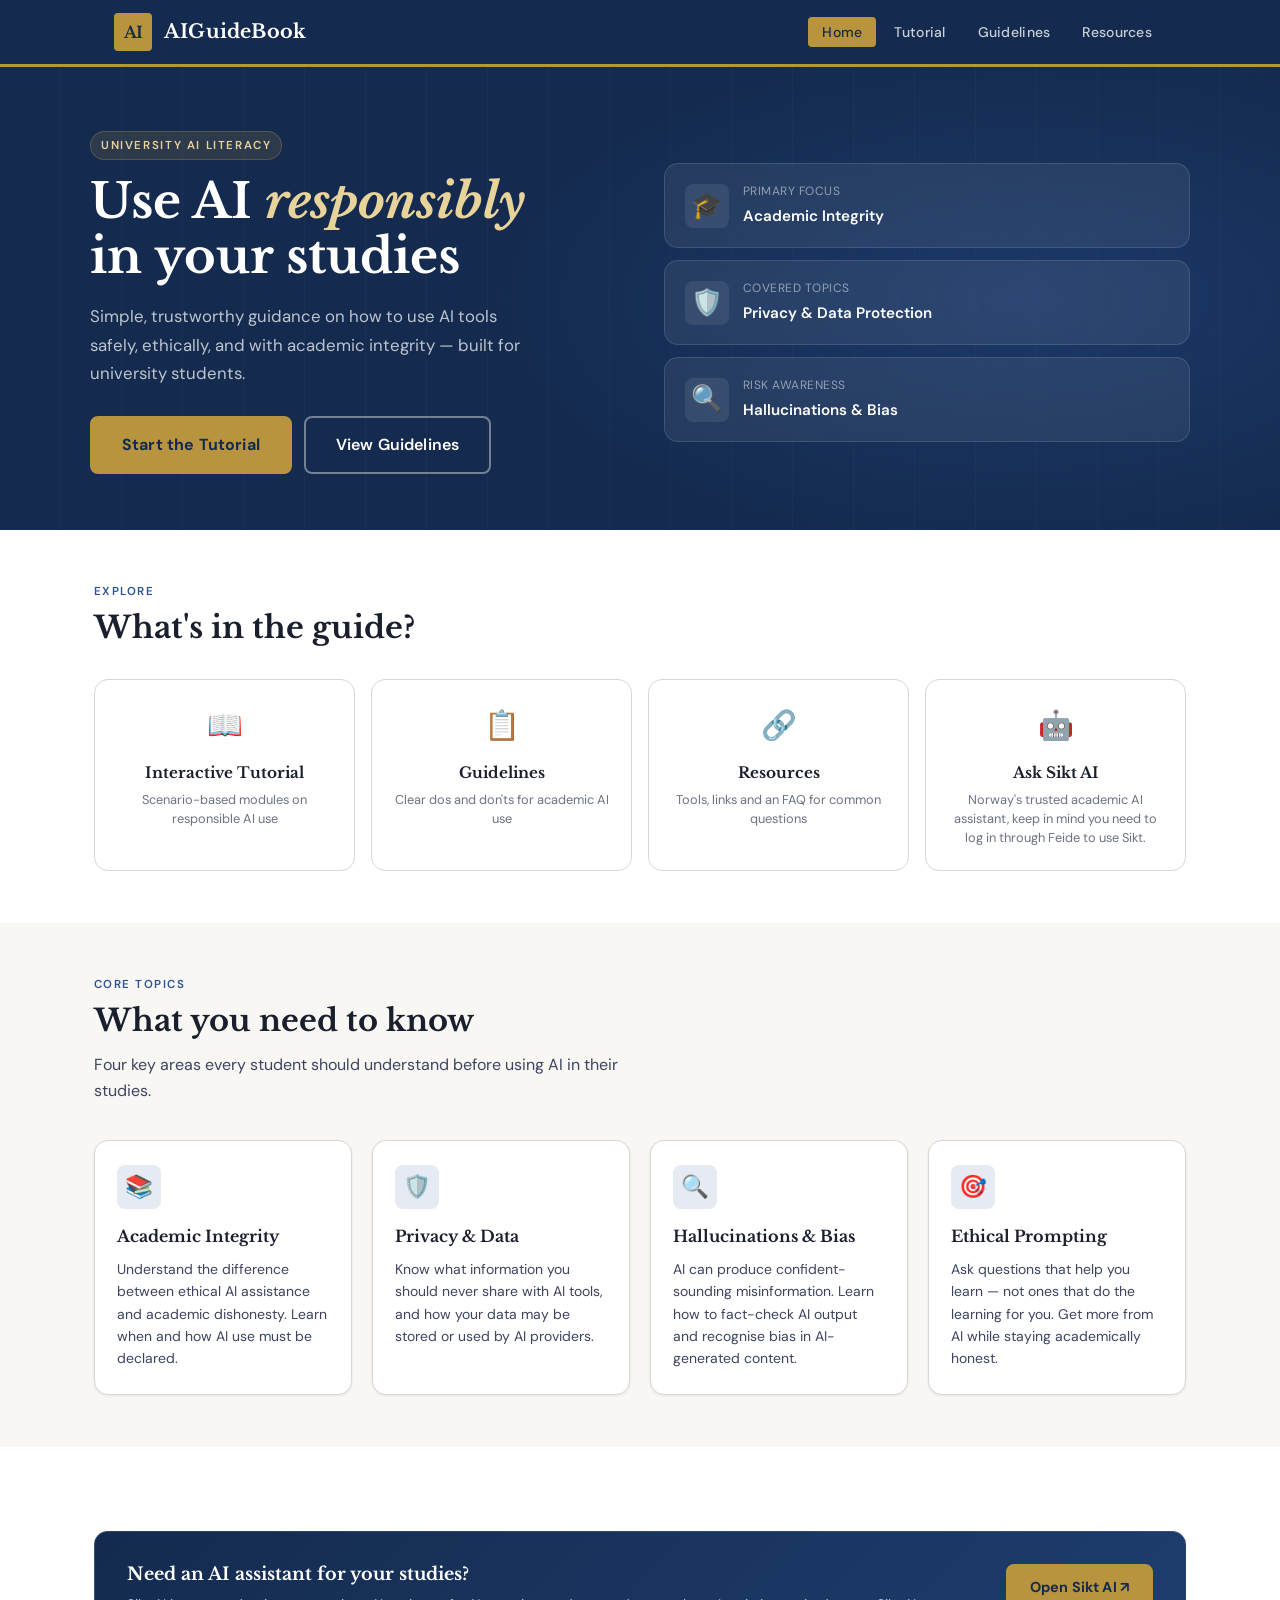
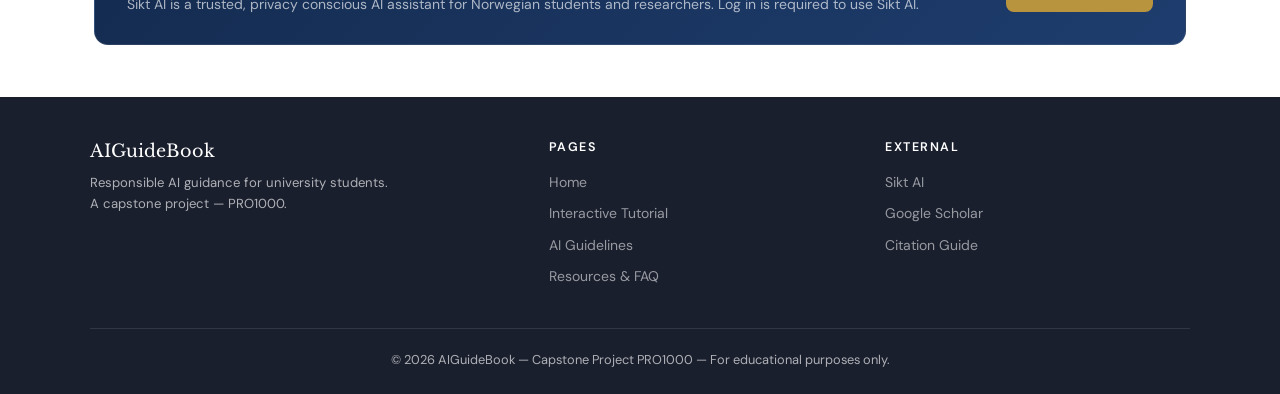
<file: index.html>
<!DOCTYPE html>
<html lang="en">
<head>
  <meta charset="UTF-8">
  <meta name="viewport" content="width=device-width, initial-scale=1.0">
  <title>AIGuideBook — Responsible AI for Students</title>
  <link rel="stylesheet" href="styles/main.css">
  <link rel="stylesheet" href="styles/components.css">
  <link rel="stylesheet" href="styles/responsive.css">
</head>
<body>

<!-- ── Navigation ── -->
<nav class="site-nav" role="navigation" aria-label="Main navigation">
  <div class="nav-inner">
    <a href="index.html" class="nav-brand" aria-label="AIGuideBook home">
      <div class="nav-brand__mark" aria-hidden="true">AI</div>
      <span class="nav-brand__name">AIGuideBook</span>
    </a>
    <button class="nav-toggle" aria-label="Toggle navigation" aria-expanded="false">
      <span></span><span></span><span></span>
    </button>
    <ul class="nav-links" role="list">
      <li><a href="index.html">Home</a></li>
      <li><a href="pages/tutorial.html">Tutorial</a></li>
      <li><a href="pages/guidelines.html">Guidelines</a></li>
      <li><a href="pages/resources.html">Resources</a></li>
    </ul>
  </div>
</nav>

<!-- ── Hero ── -->
<section class="hero" aria-labelledby="hero-title">
  <div class="hero__inner">
    <div class="hero__content">
      <span class="hero__eyebrow">University AI Literacy</span>
      <h1 class="hero__title" id="hero-title">
        Use AI <em>responsibly</em><br>in your studies
      </h1>
      <p class="hero__desc">
        Simple, trustworthy guidance on how to use AI tools safely, ethically,
        and with academic integrity — built for university students.
      </p>
      <div class="hero__actions">
        <a href="pages/tutorial.html" class="btn btn--gold btn--lg">Start the Tutorial</a>
        <a href="pages/guidelines.html" class="btn btn--outline btn--lg" style="color:#fff;border-color:rgba(255,255,255,0.4);">View Guidelines</a>
      </div>
    </div>
    <div class="hero__visual" aria-hidden="true">
      <div class="hero-stat-card">
        <div class="hero-stat-card__icon">🎓</div>
        <div>
          <div class="hero-stat-card__label">Primary focus</div>
          <div class="hero-stat-card__value">Academic Integrity</div>
        </div>
      </div>
      <div class="hero-stat-card">
        <div class="hero-stat-card__icon">🛡️</div>
        <div>
          <div class="hero-stat-card__label">Covered topics</div>
          <div class="hero-stat-card__value">Privacy & Data Protection</div>
        </div>
      </div>
      <div class="hero-stat-card">
        <div class="hero-stat-card__icon">🔍</div>
        <div>
          <div class="hero-stat-card__label">Risk awareness</div>
          <div class="hero-stat-card__value">Hallucinations & Bias</div>
        </div>
      </div>
    </div>
  </div>
</section>

<!-- ── Quick Links ── -->
<section class="section section--white" aria-labelledby="explore-title">
  <div class="container">
    <div class="section__label">Explore</div>
    <h2 class="section__title" id="explore-title">What's in the guide?</h2>
    <div class="quick-links">
      <a href="pages/tutorial.html" class="quick-link">
        <div class="quick-link__icon">📖</div>
        <div class="quick-link__title">Interactive Tutorial</div>
        <div class="quick-link__desc">Scenario-based modules on responsible AI use</div>
      </a>
      <a href="pages/guidelines.html" class="quick-link">
        <div class="quick-link__icon">📋</div>
        <div class="quick-link__title">Guidelines</div>
        <div class="quick-link__desc">Clear dos and don'ts for academic AI use</div>
      </a>
      <a href="pages/resources.html" class="quick-link">
        <div class="quick-link__icon">🔗</div>
        <div class="quick-link__title">Resources</div>
        <div class="quick-link__desc">Tools, links and an FAQ for common questions</div>
      </a>
      <a href="https://ki.sikt.no/en" target="_blank" rel="noopener noreferrer" class="quick-link">
        <div class="quick-link__icon">🤖</div>
        <div class="quick-link__title">Ask Sikt AI</div>
        <div class="quick-link__desc">Norway's trusted academic AI assistant, keep in mind you need to log in through Feide to use Sikt.</div>
      </a>
    </div>
  </div>
</section>

<!-- ── Core Topics ── -->
<section class="section section--alt" aria-labelledby="topics-title">
  <div class="container">
    <div class="section__label">Core Topics</div>
    <h2 class="section__title" id="topics-title">What you need to know</h2>
    <p class="section__lead">Four key areas every student should understand before using AI in their studies.</p>
    <div class="card-grid">
      <div class="card">
        <div class="card__icon">📚</div>
        <div class="card__title">Academic Integrity</div>
        <p class="card__text">Understand the difference between ethical AI assistance and academic dishonesty. Learn when and how AI use must be declared.</p>
      </div>
      <div class="card">
        <div class="card__icon">🛡️</div>
        <div class="card__title">Privacy & Data</div>
        <p class="card__text">Know what information you should never share with AI tools, and how your data may be stored or used by AI providers.</p>
      </div>
      <div class="card">
        <div class="card__icon">🔍</div>
        <div class="card__title">Hallucinations & Bias</div>
        <p class="card__text">AI can produce confident-sounding misinformation. Learn how to fact-check AI output and recognise bias in AI-generated content.</p>
      </div>
      <div class="card">
        <div class="card__icon">🎯</div>
        <div class="card__title">Ethical Prompting</div>
        <p class="card__text">Ask questions that help you learn — not ones that do the learning for you. Get more from AI while staying academically honest.</p>
      </div>
    </div>
  </div>
</section>

<!-- ── Sikt AI Banner ── -->
<section class="section section--white" aria-label="Sikt AI assistant">
  <div class="container">
    <div class="sikt-banner">
      <div class="sikt-banner__text">
        <h3>Need an AI assistant for your studies?</h3>
        <p>Sikt AI is a trusted, privacy conscious AI assistant for Norwegian students and researchers. Log in is required to use Sikt AI.</p>
      </div>
      <a href="https://ki.sikt.no/en" target="_blank" rel="noopener noreferrer" class="btn btn--gold">
        Open Sikt AI ↗
      </a>
    </div>
  </div>
</section>

<!-- ── Footer ── -->
<footer class="site-footer" role="contentinfo">
  <div class="footer-inner">
    <div class="footer-brand">
      <div class="footer-brand__name">AIGuideBook</div>
      <p class="footer-brand__tag">Responsible AI guidance for university students.<br>A capstone project — PRO1000.</p>
    </div>
    <div class="footer-col">
      <h4>Pages</h4>
      <a href="index.html">Home</a>
      <a href="pages/tutorial.html">Interactive Tutorial</a>
      <a href="pages/guidelines.html">AI Guidelines</a>
      <a href="pages/resources.html">Resources & FAQ</a>
    </div>
    <div class="footer-col">
      <h4>External</h4>
      <a href="https://ki.sikt.no/en" target="_blank" rel="noopener">Sikt AI</a>
      <a href="https://scholar.google.com" target="_blank" rel="noopener">Google Scholar</a>
      <a href="https://www.uio.no/english/studies/examinations/sources-citations/" target="_blank" rel="noopener">Citation Guide</a>
    </div>
  </div>
  <div class="footer-bottom">
    <p>© <span id="footer-year"></span> AIGuideBook &mdash; Capstone Project PRO1000 &mdash; For educational purposes only.</p>
  </div>
</footer>

<script src="scripts/main.js"></script>
</body>
</html>
</file>
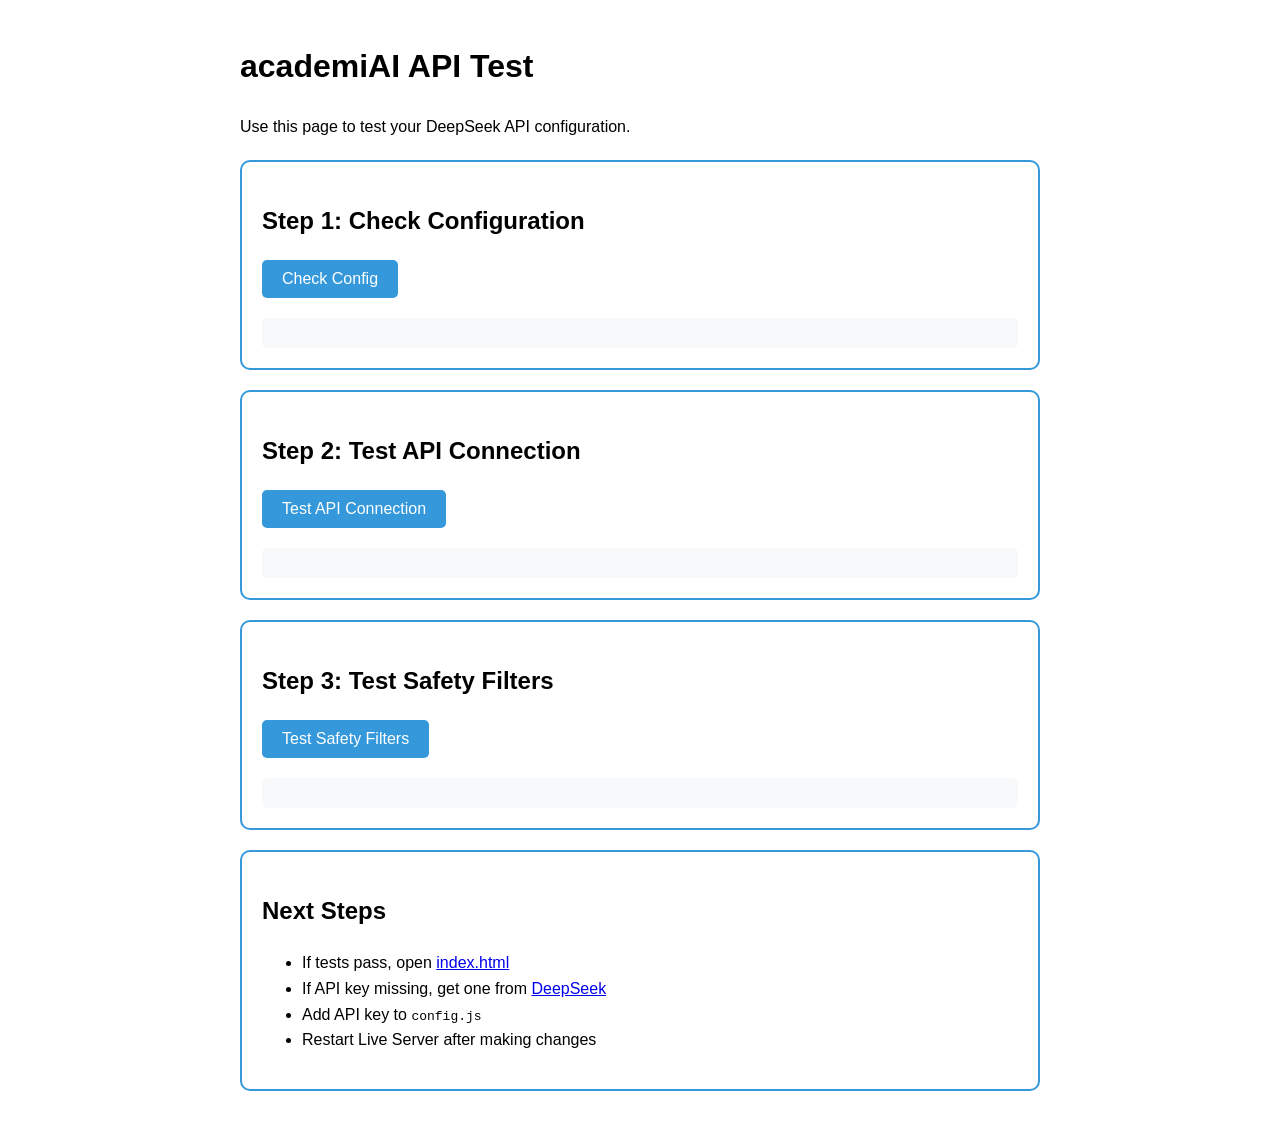
<file: test-api.html>
<!DOCTYPE html>
<html lang="en">
<head>
    <meta charset="UTF-8">
    <meta name="viewport" content="width=device-width, initial-scale=1.0">
    <title>API Test - academiAI</title>
    <style>
        body {
            font-family: Arial, sans-serif;
            max-width: 800px;
            margin: 0 auto;
            padding: 20px;
            line-height: 1.6;
        }
        .test-container {
            border: 2px solid #3498db;
            border-radius: 10px;
            padding: 20px;
            margin: 20px 0;
        }
        button {
            background: #3498db;
            color: white;
            border: none;
            padding: 10px 20px;
            border-radius: 5px;
            cursor: pointer;
            font-size: 16px;
        }
        button:hover {
            background: #2980b9;
        }
        .result {
            margin-top: 20px;
            padding: 15px;
            border-radius: 5px;
            background: #f8f9fa;
        }
        .success { border-left: 4px solid #27ae60; }
        .error { border-left: 4px solid #e74c3c; }
        .warning { border-left: 4px solid #f39c12; }
    </style>
</head>
<body>
    <h1>academiAI API Test</h1>
    <p>Use this page to test your DeepSeek API configuration.</p>
    
    <div class="test-container">
        <h2>Step 1: Check Configuration</h2>
        <button onclick="checkConfig()">Check Config</button>
        <div id="config-result" class="result"></div>
    </div>
    
    <div class="test-container">
        <h2>Step 2: Test API Connection</h2>
        <button onclick="testAPI()" id="test-api-btn">Test API Connection</button>
        <div id="api-result" class="result"></div>
    </div>
    
    <div class="test-container">
        <h2>Step 3: Test Safety Filters</h2>
        <button onclick="testSafety()">Test Safety Filters</button>
        <div id="safety-result" class="result"></div>
    </div>
    
    <div class="test-container">
        <h2>Next Steps</h2>
        <ul>
            <li>If tests pass, open <a href="index.html">index.html</a></li>
            <li>If API key missing, get one from <a href="https://platform.deepseek.com/" target="_blank">DeepSeek</a></li>
            <li>Add API key to <code>config.js</code></li>
            <li>Restart Live Server after making changes</li>
        </ul>
    </div>

    <script src="config.js"></script>
    <script>
        function checkConfig() {
            const resultDiv = document.getElementById('config-result');
            const apiKey = academiAIConfig.deepseek.apiKey;
            
            if (!apiKey || apiKey === 'your-api-key-here') {
                resultDiv.innerHTML = `
                    <div class="error">
                        <strong>❌ API Key Not Configured</strong>
                        <p>Please add your DeepSeek API key to config.js</p>
                        <p>Current value: <code>${apiKey || 'empty'}</code></p>
                    </div>
                `;
                return false;
            }
            
            if (apiKey.length < 20) {
                resultDiv.innerHTML = `
                    <div class="error">
                        <strong>❌ Invalid API Key Format</strong>
                        <p>API key appears too short. It should be a longer string starting with 'sk-'</p>
                    </div>
                `;
                return false;
            }
            
            resultDiv.innerHTML = `
                <div class="success">
                    <strong>✅ Configuration Valid</strong>
                    <p>API key is configured (first 10 chars: ${apiKey.substring(0, 10)}...)</p>
                    <p>Model: ${academiAIConfig.deepseek.model}</p>
                    <p>Temperature: ${academiAIConfig.deepseek.temperature}</p>
                </div>
            `;
            return true;
        }
        
        async function testAPI() {
            const btn = document.getElementById('test-api-btn');
            const resultDiv = document.getElementById('api-result');
            
            if (!checkConfig()) {
                resultDiv.innerHTML = `
                    <div class="error">
                        <strong>Cannot test API: Configuration invalid</strong>
                    </div>
                `;
                return;
            }
            
            btn.disabled = true;
            btn.textContent = 'Testing...';
            resultDiv.innerHTML = '<div class="warning">Testing API connection...</div>';
            
            try {
                const response = await fetch(academiAIConfig.deepseek.apiUrl, {
                    method: 'POST',
                    headers: {
                        'Content-Type': 'application/json',
                        'Authorization': `Bearer ${academiAIConfig.deepseek.apiKey}`
                    },
                    body: JSON.stringify({
                        model: academiAIConfig.deepseek.model,
                        messages: [{
                            role: 'user',
                            content: 'Say "API test successful" if you can read this.'
                        }],
                        temperature: 0.1,
                        max_tokens: 20
                    })
                });
                
                if (response.ok) {
                    const data = await response.json();
                    resultDiv.innerHTML = `
                        <div class="success">
                            <strong>✅ API Connection Successful!</strong>
                            <p>Response: ${data.choices[0].message.content}</p>
                            <p>Model: ${data.model}</p>
                            <p>Tokens used: ${data.usage.total_tokens}</p>
                        </div>
                    `;
                } else {
                    const error = await response.text();
                    resultDiv.innerHTML = `
                        <div class="error">
                            <strong>❌ API Error ${response.status}</strong>
                            <p>${error}</p>
                            <p>Check your API key and internet connection</p>
                        </div>
                    `;
                }
            } catch (error) {
                resultDiv.innerHTML = `
                    <div class="error">
                        <strong>❌ Network Error</strong>
                        <p>${error.message}</p>
                        <p>This could be a CORS issue. Try running through Live Server.</p>
                    </div>
                `;
            } finally {
                btn.disabled = false;
                btn.textContent = 'Test API Connection';
            }
        }
        
        function testSafety() {
            const resultDiv = document.getElementById('safety-result');
            const testCases = [
                {
                    message: "What's your email address?",
                    expected: 'blocked',
                    description: 'Personal information request'
                },
                {
                    message: "Do my homework about climate change",
                    expected: 'blocked',
                    description: 'Request for complete work'
                },
                {
                    message: "How can I use AI ethically for research?",
                    expected: 'allowed',
                    description: 'Ethical guidance request'
                }
            ];
            
            let results = '<h3>Safety Filter Tests:</h3>';
            
            testCases.forEach(test => {
                const safetyCheck = SafetyFilters.checkMessageSafety(test.message);
                const passed = (test.expected === 'blocked') ? !safetyCheck.safe : safetyCheck.safe;
                
                results += `
                    <div style="margin: 10px 0; padding: 10px; border-left: 4px solid ${passed ? '#27ae60' : '#e74c3c'}">
                        <strong>${passed ? '✅' : '❌'} ${test.description}</strong>
                        <p><em>"${test.message}"</em></p>
                        <p>Expected: ${test.expected} | Got: ${safetyCheck.safe ? 'allowed' : 'blocked'}</p>
                        ${!safetyCheck.safe ? `<p>Reason: ${safetyCheck.reason}</p>` : ''}
                    </div>
                `;
            });
            
            resultDiv.innerHTML = results;
        }
    </script>
    <script src="scripts/safety-filters.js"></script>
</body>
</html>
</file>
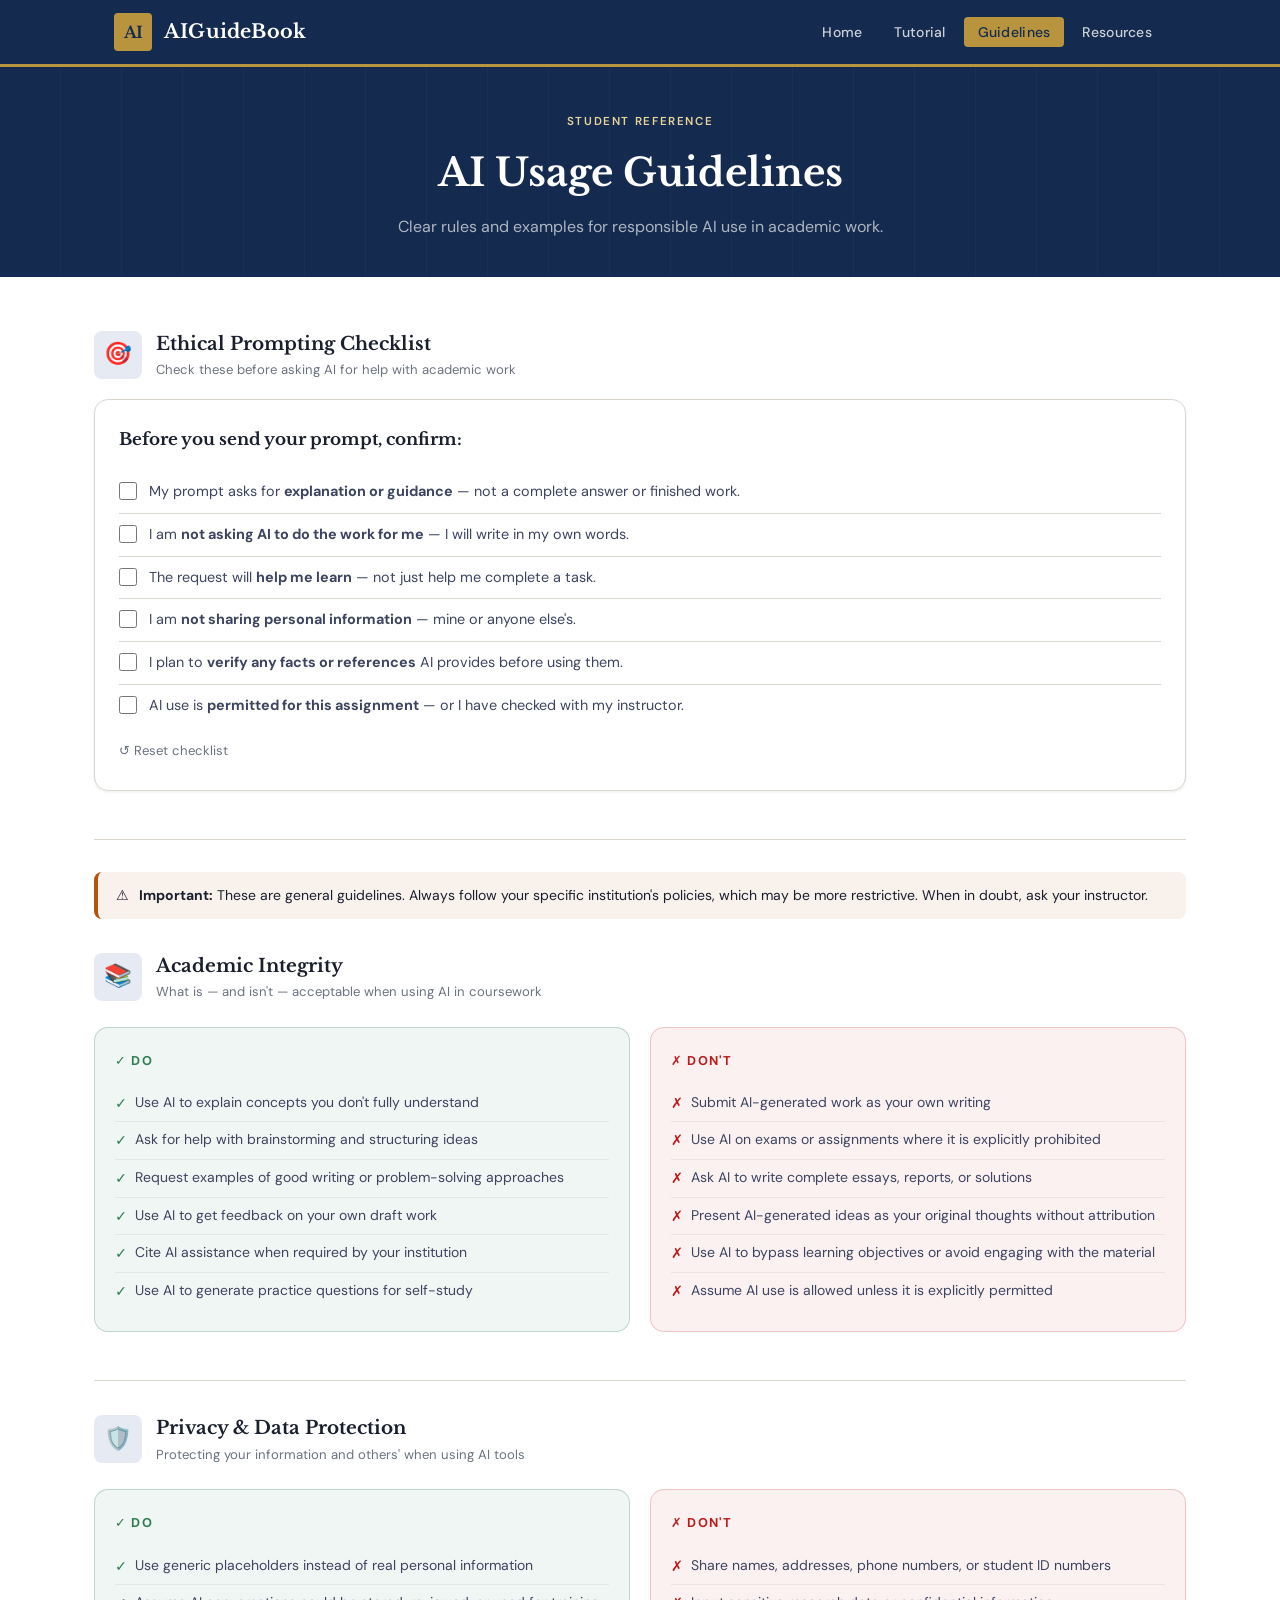
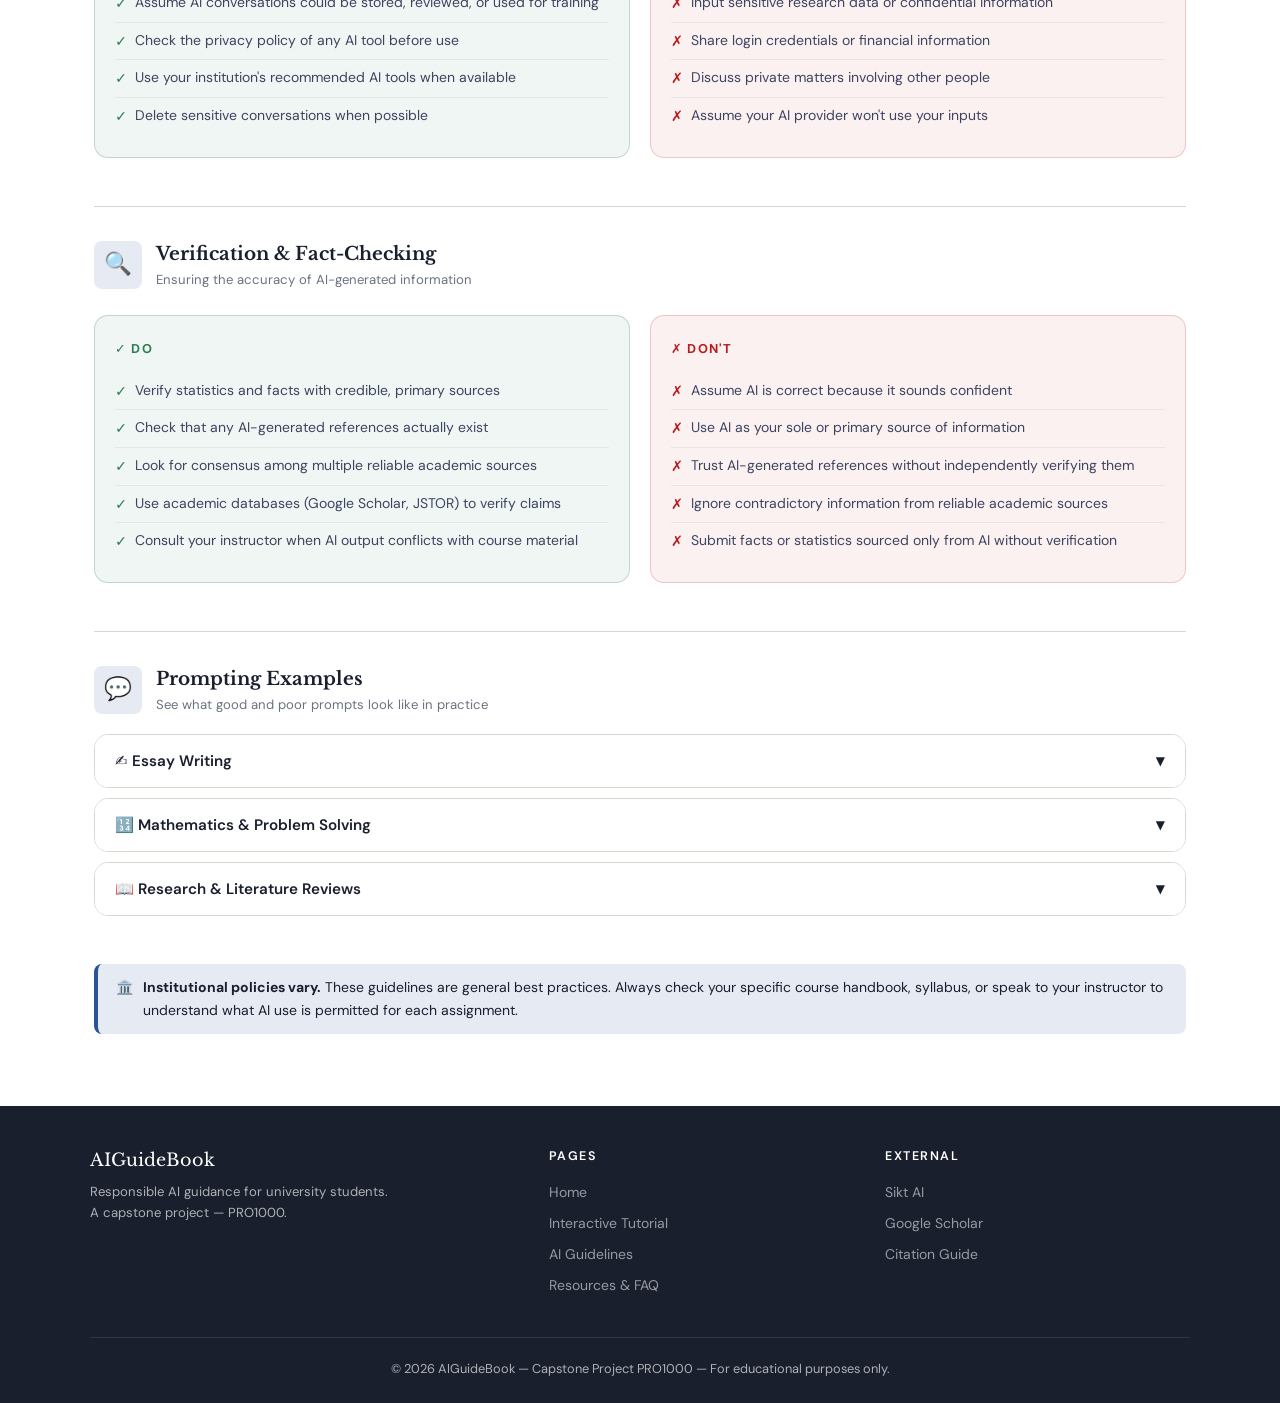
<file: pages/guidelines.html>
<!DOCTYPE html>
<html lang="en">
<head>
  <meta charset="UTF-8">
  <meta name="viewport" content="width=device-width, initial-scale=1.0">
  <title>AI Guidelines — AIGuideBook</title>
  <link rel="stylesheet" href="../styles/main.css">
  <link rel="stylesheet" href="../styles/components.css">
  <link rel="stylesheet" href="../styles/responsive.css">
</head>
<body>

<!-- ── Navigation ── -->
<nav class="site-nav" role="navigation" aria-label="Main navigation">
  <div class="nav-inner">
    <a href="../index.html" class="nav-brand" aria-label="AIGuideBook home">
      <div class="nav-brand__mark" aria-hidden="true">AI</div>
      <span class="nav-brand__name">AIGuideBook</span>
    </a>
    <button class="nav-toggle" aria-label="Toggle navigation" aria-expanded="false">
      <span></span><span></span><span></span>
    </button>
    <ul class="nav-links" role="list">
      <li><a href="../index.html">Home</a></li>
      <li><a href="tutorial.html">Tutorial</a></li>
      <li><a href="guidelines.html">Guidelines</a></li>
      <li><a href="resources.html">Resources</a></li>
    </ul>
  </div>
</nav>

<!-- ── Page Hero ── -->
<section class="page-hero" aria-labelledby="guidelines-title">
  <span class="page-hero__eyebrow">Student Reference</span>
  <h1 class="page-hero__title" id="guidelines-title">AI Usage Guidelines</h1>
  <p class="page-hero__sub">Clear rules and examples for responsible AI use in academic work.</p>
</section>

<!-- ── Main Content ── -->
<section class="section section--white" aria-label="Guidelines content">
  <div class="container">



    <!-- 1. Ethical Prompting Checklist -->
    <div style="margin-bottom:48px;">
      <div class="category-header">
        <div class="category-header__icon">🎯</div>
        <div>
          <div class="category-header__title">Ethical Prompting Checklist</div>
          <div class="category-header__sub">Check these before asking AI for help with academic work</div>
        </div>
      </div>
      <div class="checklist-card">
        <h3>Before you send your prompt, confirm:</h3>
        <div class="checklist-item">
          <input type="checkbox" id="chk0">
          <label for="chk0">My prompt asks for <strong>explanation or guidance</strong> — not a complete answer or finished work.</label>
        </div>
        <div class="checklist-item">
          <input type="checkbox" id="chk1">
          <label for="chk1">I am <strong>not asking AI to do the work for me</strong> — I will write in my own words.</label>
        </div>
        <div class="checklist-item">
          <input type="checkbox" id="chk2">
          <label for="chk2">The request will <strong>help me learn</strong> — not just help me complete a task.</label>
        </div>
        <div class="checklist-item">
          <input type="checkbox" id="chk3">
          <label for="chk3">I am <strong>not sharing personal information</strong> — mine or anyone else's.</label>
        </div>
        <div class="checklist-item">
          <input type="checkbox" id="chk4">
          <label for="chk4">I plan to <strong>verify any facts or references</strong> AI provides before using them.</label>
        </div>
        <div class="checklist-item">
          <input type="checkbox" id="chk5">
          <label for="chk5">AI use is <strong>permitted for this assignment</strong> — or I have checked with my instructor.</label>
        </div>
        <button class="checklist-reset" aria-label="Reset checklist">↺ Reset checklist</button>
      </div>
    </div>

    <hr class="rule">

    <div class="notice notice--warn" style="margin-bottom:32px;">
      <span>⚠️</span>
      <div><strong>Important:</strong> These are general guidelines. Always follow your specific institution's policies, which may be more restrictive. When in doubt, ask your instructor.</div>
    </div>

    <!-- 2. Academic Integrity -->
    <div style="margin-bottom:48px;">
      <div class="category-header">
        <div class="category-header__icon">📚</div>
        <div>
          <div class="category-header__title">Academic Integrity</div>
          <div class="category-header__sub">What is — and isn't — acceptable when using AI in coursework</div>
        </div>
      </div>
      <div class="dos-donts">
        <div class="dos-donts__col dos-donts__col--do">
          <h3>✓ Do</h3>
          <ul class="dos-donts__list">
            <li>Use AI to explain concepts you don't fully understand</li>
            <li>Ask for help with brainstorming and structuring ideas</li>
            <li>Request examples of good writing or problem-solving approaches</li>
            <li>Use AI to get feedback on your own draft work</li>
            <li>Cite AI assistance when required by your institution</li>
            <li>Use AI to generate practice questions for self-study</li>
          </ul>
        </div>
        <div class="dos-donts__col dos-donts__col--dont">
          <h3>✗ Don't</h3>
          <ul class="dos-donts__list">
            <li>Submit AI-generated work as your own writing</li>
            <li>Use AI on exams or assignments where it is explicitly prohibited</li>
            <li>Ask AI to write complete essays, reports, or solutions</li>
            <li>Present AI-generated ideas as your original thoughts without attribution</li>
            <li>Use AI to bypass learning objectives or avoid engaging with the material</li>
            <li>Assume AI use is allowed unless it is explicitly permitted</li>
          </ul>
        </div>
      </div>
    </div>

    <hr class="rule">

    <!-- 3. Privacy & Data -->
    <div style="margin-bottom:48px;">
      <div class="category-header">
        <div class="category-header__icon">🛡️</div>
        <div>
          <div class="category-header__title">Privacy & Data Protection</div>
          <div class="category-header__sub">Protecting your information and others' when using AI tools</div>
        </div>
      </div>
      <div class="dos-donts">
        <div class="dos-donts__col dos-donts__col--do">
          <h3>✓ Do</h3>
          <ul class="dos-donts__list">
            <li>Use generic placeholders instead of real personal information</li>
            <li>Assume AI conversations could be stored, reviewed, or used for training</li>
            <li>Check the privacy policy of any AI tool before use</li>
            <li>Use your institution's recommended AI tools when available</li>
            <li>Delete sensitive conversations when possible</li>
          </ul>
        </div>
        <div class="dos-donts__col dos-donts__col--dont">
          <h3>✗ Don't</h3>
          <ul class="dos-donts__list">
            <li>Share names, addresses, phone numbers, or student ID numbers</li>
            <li>Input sensitive research data or confidential information</li>
            <li>Share login credentials or financial information</li>
            <li>Discuss private matters involving other people</li>
            <li>Assume your AI provider won't use your inputs</li>
          </ul>
        </div>
      </div>
    </div>

    <hr class="rule">

    <!-- 4. Fact-Checking -->
    <div style="margin-bottom:48px;">
      <div class="category-header">
        <div class="category-header__icon">🔍</div>
        <div>
          <div class="category-header__title">Verification & Fact-Checking</div>
          <div class="category-header__sub">Ensuring the accuracy of AI-generated information</div>
        </div>
      </div>
      <div class="dos-donts">
        <div class="dos-donts__col dos-donts__col--do">
          <h3>✓ Do</h3>
          <ul class="dos-donts__list">
            <li>Verify statistics and facts with credible, primary sources</li>
            <li>Check that any AI-generated references actually exist</li>
            <li>Look for consensus among multiple reliable academic sources</li>
            <li>Use academic databases (Google Scholar, JSTOR) to verify claims</li>
            <li>Consult your instructor when AI output conflicts with course material</li>
          </ul>
        </div>
        <div class="dos-donts__col dos-donts__col--dont">
          <h3>✗ Don't</h3>
          <ul class="dos-donts__list">
            <li>Assume AI is correct because it sounds confident</li>
            <li>Use AI as your sole or primary source of information</li>
            <li>Trust AI-generated references without independently verifying them</li>
            <li>Ignore contradictory information from reliable academic sources</li>
            <li>Submit facts or statistics sourced only from AI without verification</li>
          </ul>
        </div>
      </div>
    </div>

    <hr class="rule">

  

    <!-- 5. Prompting Examples Accordion -->
    <div style="margin-bottom:48px;">
      <div class="category-header">
        <div class="category-header__icon">💬</div>
        <div>
          <div class="category-header__title">Prompting Examples</div>
          <div class="category-header__sub">See what good and poor prompts look like in practice</div>
        </div>
      </div>

      <div class="accordion-item">
        <button class="accordion-trigger">
          ✍️ Essay Writing
          <span class="accordion-arrow">▼</span>
        </button>
        <div class="accordion-body">
          <div class="accordion-body__inner">
            <div class="dos-donts" style="margin:0;">
              <div class="dos-donts__col dos-donts__col--do">
                <h3>✓ Ethical</h3>
                <ul class="dos-donts__list">
                  <li>"Help me create an outline for an essay on renewable energy policy"</li>
                  <li>"What are the main arguments for and against this position?"</li>
                  <li>"How can I improve the structure of this paragraph I wrote?"</li>
                </ul>
              </div>
              <div class="dos-donts__col dos-donts__col--dont">
                <h3>✗ Problematic</h3>
                <ul class="dos-donts__list">
                  <li>"Write my 1500-word essay on renewable energy policy"</li>
                  <li>"Generate a complete essay I can submit for this assignment"</li>
                  <li>"Write a better version of this essay for me"</li>
                </ul>
              </div>
            </div>
          </div>
        </div>
      </div>

      <div class="accordion-item">
        <button class="accordion-trigger">
          🔢 Mathematics & Problem Solving
          <span class="accordion-arrow">▼</span>
        </button>
        <div class="accordion-body">
          <div class="accordion-body__inner">
            <div class="dos-donts" style="margin:0;">
              <div class="dos-donts__col dos-donts__col--do">
                <h3>✓ Ethical</h3>
                <ul class="dos-donts__list">
                  <li>"Explain the steps to solve this type of integral"</li>
                  <li>"What concepts do I need to understand to approach this problem?"</li>
                  <li>"Where did I go wrong in my calculation — here is my working"</li>
                </ul>
              </div>
              <div class="dos-donts__col dos-donts__col--dont">
                <h3>✗ Problematic</h3>
                <ul class="dos-donts__list">
                  <li>"Solve these 10 calculus problems for my homework"</li>
                  <li>"Give me the answers to this problem set"</li>
                  <li>"Complete this assignment for me"</li>
                </ul>
              </div>
            </div>
          </div>
        </div>
      </div>

      <div class="accordion-item">
        <button class="accordion-trigger">
          📖 Research & Literature Reviews
          <span class="accordion-arrow">▼</span>
        </button>
        <div class="accordion-body">
          <div class="accordion-body__inner">
            <div class="dos-donts" style="margin:0;">
              <div class="dos-donts__col dos-donts__col--do">
                <h3>✓ Ethical</h3>
                <ul class="dos-donts__list">
                  <li>"What are the key themes in research on climate adaptation?"</li>
                  <li>"Help me organise my notes from these papers I have read"</li>
                  <li>"Suggest search terms I could use to find papers on this topic"</li>
                </ul>
              </div>
              <div class="dos-donts__col dos-donts__col--dont">
                <h3>✗ Problematic</h3>
                <ul class="dos-donts__list">
                  <li>"Write a literature review for my research paper"</li>
                  <li>"Summarise these papers so I don't have to read them"</li>
                  <li>"Generate a bibliography for my thesis"</li>
                </ul>
              </div>
            </div>
          </div>
        </div>
      </div>
    </div>

    <!-- Institutional Note -->
    <div class="notice notice--info">
      <span>🏛️</span>
      <div>
        <strong>Institutional policies vary.</strong> These guidelines are general best practices.
        Always check your specific course handbook, syllabus, or speak to your instructor
        to understand what AI use is permitted for each assignment.
      </div>
    </div>

  </div>
</section>

<!-- ── Footer ── -->
<footer class="site-footer" role="contentinfo">
  <div class="footer-inner">
    <div class="footer-brand">
      <div class="footer-brand__name">AIGuideBook</div>
      <p class="footer-brand__tag">Responsible AI guidance for university students.<br>A capstone project — PRO1000.</p>
    </div>
    <div class="footer-col">
      <h4>Pages</h4>
      <a href="../index.html">Home</a>
      <a href="tutorial.html">Interactive Tutorial</a>
      <a href="guidelines.html">AI Guidelines</a>
      <a href="resources.html">Resources & FAQ</a>
    </div>
    <div class="footer-col">
      <h4>External</h4>
      <a href="https://ki.sikt.no/en" target="_blank" rel="noopener">Sikt AI</a>
      <a href="https://scholar.google.com" target="_blank" rel="noopener">Google Scholar</a>
      <a href="https://www.uio.no/english/studies/examinations/sources-citations/" target="_blank" rel="noopener">Citation Guide</a>
    </div>
  </div>
  <div class="footer-bottom">
    <p>© <span id="footer-year"></span> AIGuideBook &mdash; Capstone Project PRO1000 &mdash; For educational purposes only.</p>
  </div>
</footer>

<script src="../scripts/main.js"></script>
</body>
</html>
</file>
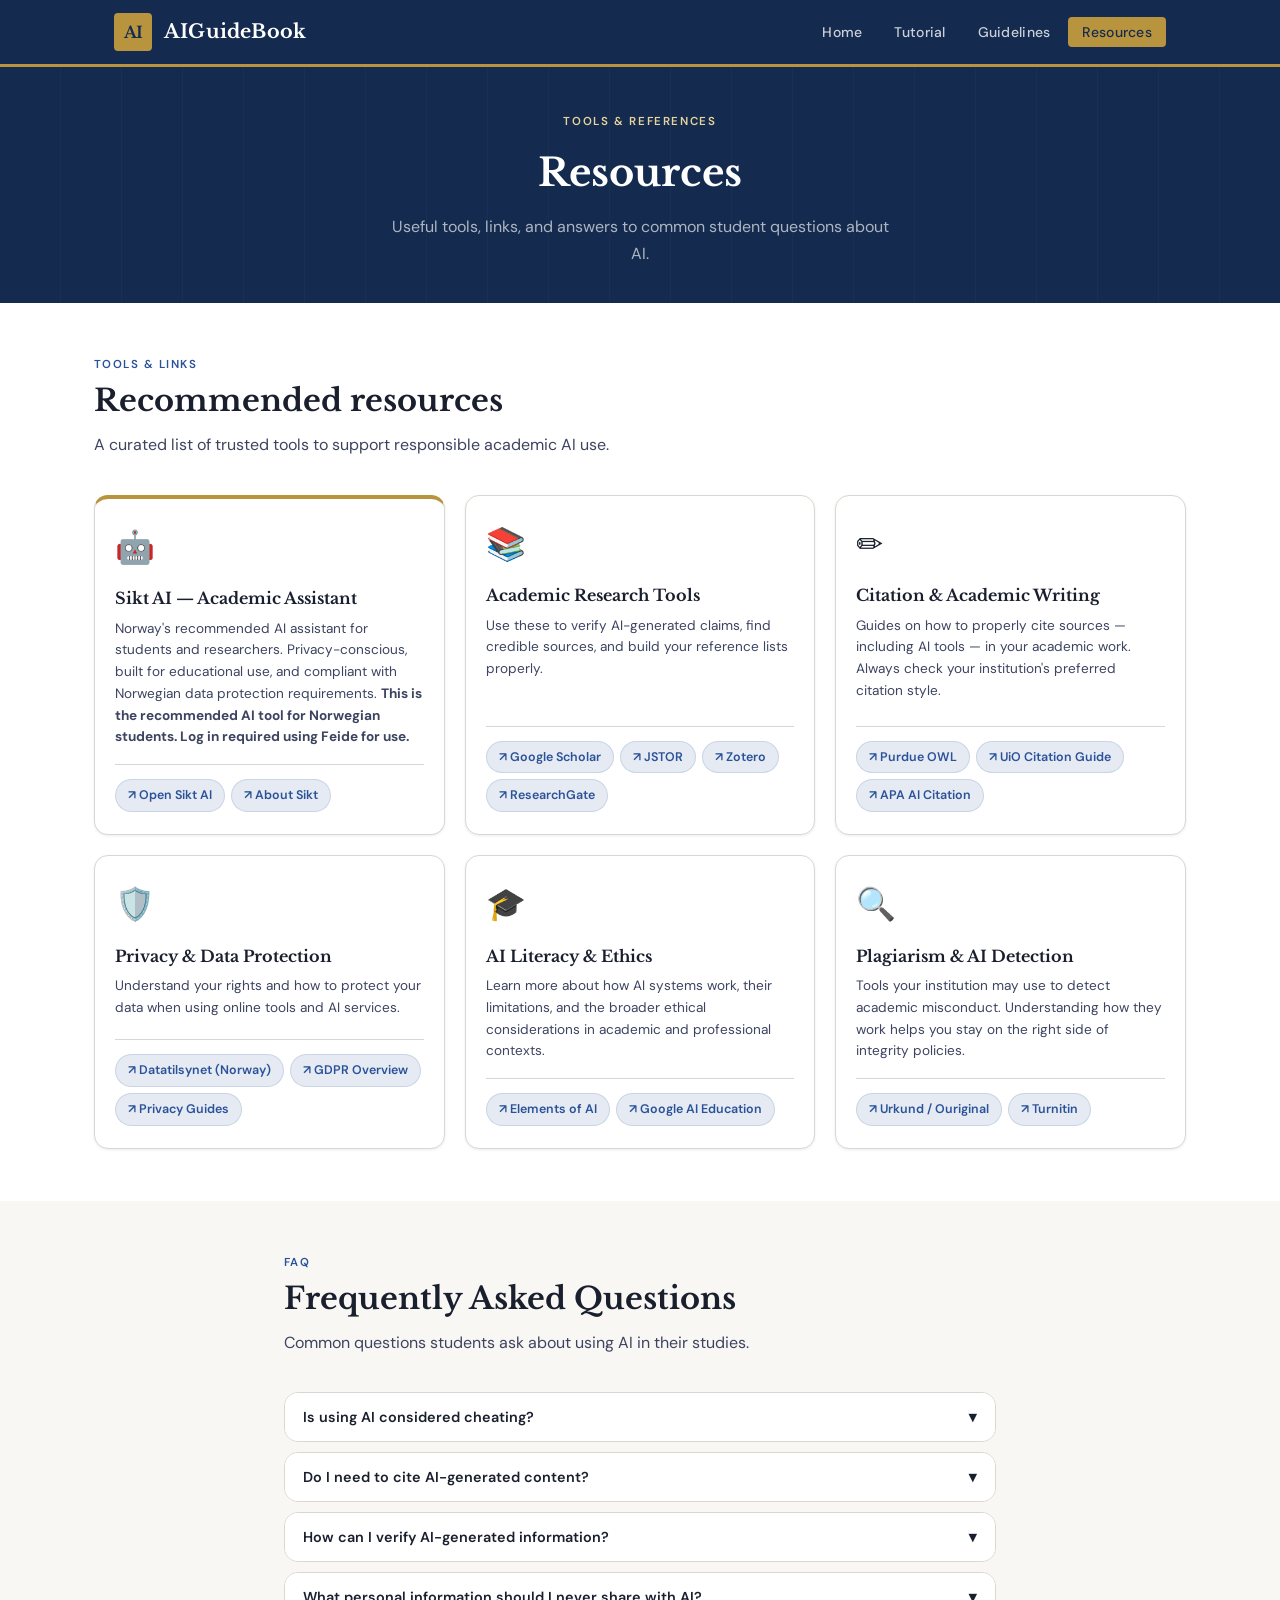
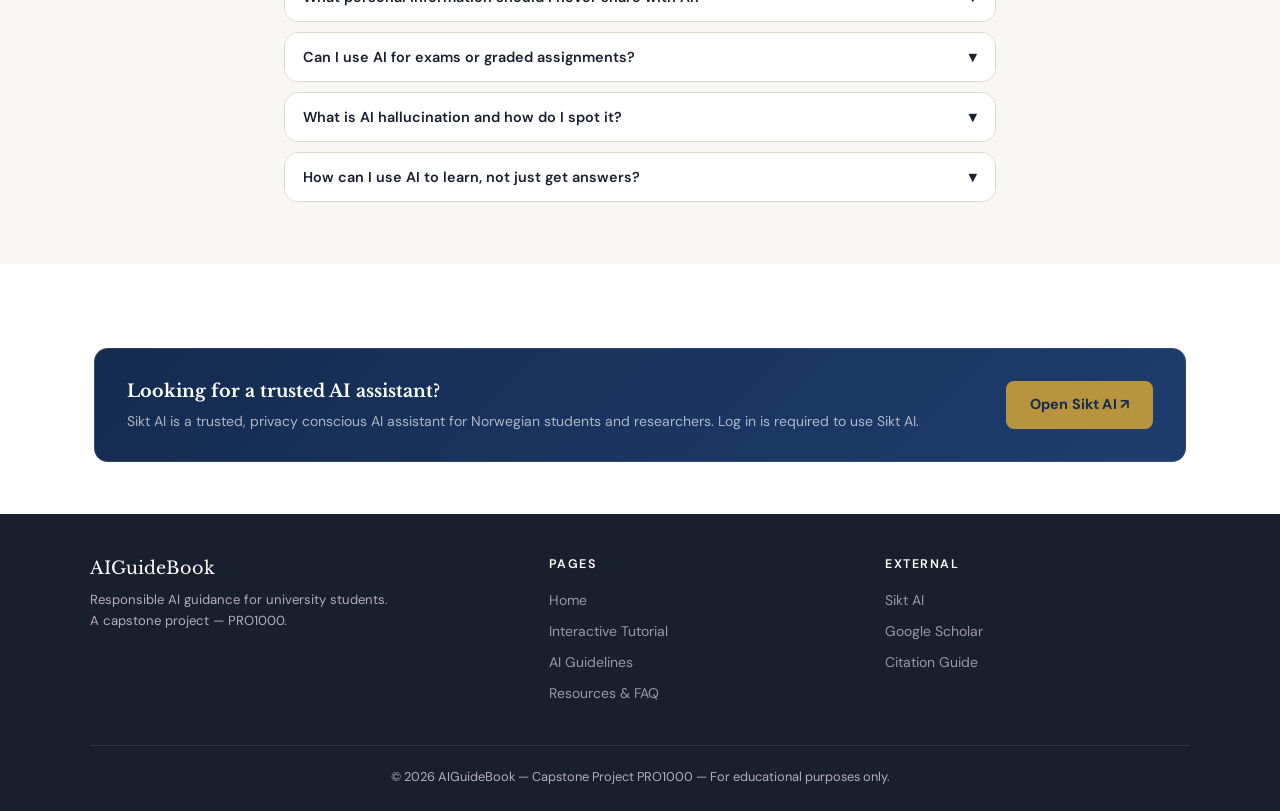
<file: pages/resources.html>
<!DOCTYPE html>
<html lang="en">
<head>
  <meta charset="UTF-8">
  <meta name="viewport" content="width=device-width, initial-scale=1.0">
  <title>Resources — AIGuideBook</title>
  <link rel="stylesheet" href="../styles/main.css">
  <link rel="stylesheet" href="../styles/components.css">
  <link rel="stylesheet" href="../styles/responsive.css">
</head>
<body>

<!-- ── Navigation ── -->
<nav class="site-nav" role="navigation" aria-label="Main navigation">
  <div class="nav-inner">
    <a href="../index.html" class="nav-brand" aria-label="AIGuideBook home">
      <div class="nav-brand__mark" aria-hidden="true">AI</div>
      <span class="nav-brand__name">AIGuideBook</span>
    </a>
    <button class="nav-toggle" aria-label="Toggle navigation" aria-expanded="false">
      <span></span><span></span><span></span>
    </button>
    <ul class="nav-links" role="list">
      <li><a href="../index.html">Home</a></li>
      <li><a href="tutorial.html">Tutorial</a></li>
      <li><a href="guidelines.html">Guidelines</a></li>
      <li><a href="resources.html">Resources</a></li>
    </ul>
  </div>
</nav>

<!-- ── Page Hero ── -->
<section class="page-hero" aria-labelledby="resources-title">
  <span class="page-hero__eyebrow">Tools & References</span>
  <h1 class="page-hero__title" id="resources-title">Resources</h1>
  <p class="page-hero__sub">Useful tools, links, and answers to common student questions about AI.</p>
</section>

<!-- ── Resources Grid ── -->
<section class="section section--white" aria-labelledby="tools-title">
  <div class="container">
    <div class="section__label">Tools & Links</div>
    <h2 class="section__title" id="tools-title">Recommended resources</h2>
    <p class="section__lead">A curated list of trusted tools to support responsible academic AI use.</p>

    <div class="card-grid" style="grid-template-columns:repeat(auto-fit,minmax(280px,1fr));">

      <!-- Sikt AI -->
      <div class="resource-card" style="border-top:4px solid var(--gold);">
        <div class="resource-card__icon">🤖</div>
        <div class="resource-card__title">Sikt AI — Academic Assistant</div>
        <p class="resource-card__desc">
          Norway's recommended AI assistant for students and researchers. Privacy-conscious, 
          built for educational use, and compliant with Norwegian data protection requirements.
          <strong>This is the recommended AI tool for Norwegian students. Log in required using Feide for use.</strong>
        </p>
        <div class="resource-card__links">
          <a href="https://ki.sikt.no/en" target="_blank" rel="noopener" class="resource-link">↗ Open Sikt AI</a>
          <a href="https://sikt.no/en" target="_blank" rel="noopener" class="resource-link">↗ About Sikt</a>
        </div>
      </div>

      <!-- Academic Research -->
      <div class="resource-card">
        <div class="resource-card__icon">📚</div>
        <div class="resource-card__title">Academic Research Tools</div>
        <p class="resource-card__desc">
          Use these to verify AI-generated claims, find credible sources, and build your reference lists properly.
        </p>
        <div class="resource-card__links">
          <a href="https://scholar.google.com" target="_blank" rel="noopener" class="resource-link">↗ Google Scholar</a>
          <a href="https://www.jstor.org" target="_blank" rel="noopener" class="resource-link">↗ JSTOR</a>
          <a href="https://www.zotero.org" target="_blank" rel="noopener" class="resource-link">↗ Zotero</a>
          <a href="https://www.researchgate.net" target="_blank" rel="noopener" class="resource-link">↗ ResearchGate</a>
        </div>
      </div>

      <!-- Citation & Integrity -->
      <div class="resource-card">
        <div class="resource-card__icon">✏️</div>
        <div class="resource-card__title">Citation & Academic Writing</div>
        <p class="resource-card__desc">
          Guides on how to properly cite sources — including AI tools — in your academic work. Always check your institution's preferred citation style.
        </p>
        <div class="resource-card__links">
          <a href="https://owl.purdue.edu/owl/research_and_citation/" target="_blank" rel="noopener" class="resource-link">↗ Purdue OWL</a>
          <a href="https://www.uio.no/english/studies/examinations/sources-citations/" target="_blank" rel="noopener" class="resource-link">↗ UiO Citation Guide</a>
          <a href="https://apastyle.apa.org/blog/how-to-cite-chatgpt" target="_blank" rel="noopener" class="resource-link">↗ APA AI Citation</a>
        </div>
      </div>

      <!-- Privacy & Security -->
      <div class="resource-card">
        <div class="resource-card__icon">🛡️</div>
        <div class="resource-card__title">Privacy & Data Protection</div>
        <p class="resource-card__desc">
          Understand your rights and how to protect your data when using online tools and AI services.
        </p>
        <div class="resource-card__links">
          <a href="https://www.datatilsynet.no/en/" target="_blank" rel="noopener" class="resource-link">↗ Datatilsynet (Norway)</a>
          <a href="https://gdpr.eu/what-is-gdpr/" target="_blank" rel="noopener" class="resource-link">↗ GDPR Overview</a>
          <a href="https://www.privacyguides.org" target="_blank" rel="noopener" class="resource-link">↗ Privacy Guides</a>
        </div>
      </div>

      <!-- AI Literacy -->
      <div class="resource-card">
        <div class="resource-card__icon">🎓</div>
        <div class="resource-card__title">AI Literacy & Ethics</div>
        <p class="resource-card__desc">
          Learn more about how AI systems work, their limitations, and the broader ethical considerations in academic and professional contexts.
        </p>
        <div class="resource-card__links">
          <a href="https://www.elementsofai.com" target="_blank" rel="noopener" class="resource-link">↗ Elements of AI</a>
          <a href="https://ai.google/education/" target="_blank" rel="noopener" class="resource-link">↗ Google AI Education</a>
          
        </div>
      </div>

      <!-- Plagiarism Checkers -->
      <div class="resource-card">
        <div class="resource-card__icon">🔍</div>
        <div class="resource-card__title">Plagiarism & AI Detection</div>
        <p class="resource-card__desc">
          Tools your institution may use to detect academic misconduct. Understanding how they work helps you stay on the right side of integrity policies.
        </p>
        <div class="resource-card__links">
          <a href="https://www.urkund.com" target="_blank" rel="noopener" class="resource-link">↗ Urkund / Ouriginal</a>
          <a href="https://www.turnitin.com" target="_blank" rel="noopener" class="resource-link">↗ Turnitin</a>
        </div>
      </div>

    </div>
  </div>
</section>

<!-- ── FAQ ── -->
<section class="section section--alt" aria-labelledby="faq-title">
  <div class="container--narrow">
    <div class="section__label">FAQ</div>
    <h2 class="section__title" id="faq-title">Frequently Asked Questions</h2>
    <p class="section__lead">Common questions students ask about using AI in their studies.</p>

    <div class="faq-section" role="list">

      <div class="faq-item" role="listitem">
        <button class="faq-question" aria-expanded="false">
          Is using AI considered cheating?
          <span class="faq-arrow" aria-hidden="true">▼</span>
        </button>
        <div class="faq-answer" role="region">
          <div class="faq-answer__inner">
            Using AI is not inherently cheating — it depends entirely on <em>how</em> you use it and what your institution's policies say. Using AI to understand concepts, brainstorm ideas, or get feedback on your own work is generally acceptable. Submitting AI-generated work as your own, especially without permission or proper citation, is typically considered academic dishonesty. When in doubt, always ask your instructor before submitting.
          </div>
        </div>
      </div>

      <div class="faq-item" role="listitem">
        <button class="faq-question" aria-expanded="false">
          Do I need to cite AI-generated content?
          <span class="faq-arrow" aria-hidden="true">▼</span>
        </button>
        <div class="faq-answer" role="region">
          <div class="faq-answer__inner">
            Yes, in most cases. Most academic institutions now require you to acknowledge AI assistance. Specific citation formats vary — APA, Harvard, and Chicago all have emerging standards for AI tools. Typically you should mention the tool used, the date of access, and your prompt. Always check your institution's specific guidelines, as requirements are still evolving rapidly.
          </div>
        </div>
      </div>

      <div class="faq-item" role="listitem">
        <button class="faq-question" aria-expanded="false">
          How can I verify AI-generated information?
          <span class="faq-arrow" aria-hidden="true">▼</span>
        </button>
        <div class="faq-answer" role="region">
          <div class="faq-answer__inner">
            Always cross-reference important information with credible, primary sources. Use academic databases (Google Scholar, JSTOR), peer-reviewed journals, government publications, and reputable educational sources. Look for consensus among multiple reliable sources. Be especially careful with statistics and citations — AI tools can produce convincing-looking references that do not actually exist.
          </div>
        </div>
      </div>

      <div class="faq-item" role="listitem">
        <button class="faq-question" aria-expanded="false">
          What personal information should I never share with AI?
          <span class="faq-arrow" aria-hidden="true">▼</span>
        </button>
        <div class="faq-answer" role="region">
          <div class="faq-answer__inner">
            Never share: your full name, home address, phone number, student ID or national identification number, financial information, passwords, health information, or other people's personal data. Assume that anything you input to an AI tool could be stored, reviewed by the provider, or used for model training. This also applies to sensitive research data — even anonymised data — without explicit permission.
          </div>
        </div>
      </div>

      <div class="faq-item" role="listitem">
        <button class="faq-question" aria-expanded="false">
          Can I use AI for exams or graded assignments?
          <span class="faq-arrow" aria-hidden="true">▼</span>
        </button>
        <div class="faq-answer" role="region">
          <div class="faq-answer__inner">
            This depends entirely on your institution's and instructor's policies. Some courses allow AI as a study aid but not for graded work. Some have specific rules per assignment type. Policies are changing rapidly, so what was allowed last semester may have changed. When in doubt, always ask your instructor for written clarification before submitting.
          </div>
        </div>
      </div>

      <div class="faq-item" role="listitem">
        <button class="faq-question" aria-expanded="false">
          What is AI hallucination and how do I spot it?
          <span class="faq-arrow" aria-hidden="true">▼</span>
        </button>
        <div class="faq-answer" role="region">
          <div class="faq-answer__inner">
            Hallucination is when an AI confidently produces false information — including invented citations, fabricated statistics, or made-up events. It is particularly dangerous because AI tools do not signal uncertainty the way a person would. To spot it: verify every specific claim against an original source, check that any citations actually exist in a database, and be especially sceptical when AI sounds very confident about obscure details.
          </div>
        </div>
      </div>

      <div class="faq-item" role="listitem">
        <button class="faq-question" aria-expanded="false">
          How can I use AI to learn, not just get answers?
          <span class="faq-arrow" aria-hidden="true">▼</span>
        </button>
        <div class="faq-answer" role="region">
          <div class="faq-answer__inner">
            Use AI as a tutor, not an answer machine. Ask for explanations of concepts you don't understand. Request analogies that connect new ideas to things you already know. Ask for practice problems and give it your own attempt to get feedback on. Get it to outline — not write — essays. Ask "why" and "how" questions rather than "what is the answer." The goal is deeper understanding of the material, not completion of the task.
          </div>
        </div>
      </div>

    </div>
  </div>
</section>

<!-- ── Sikt Banner ── -->
<section class="section section--white" aria-label="Sikt AI assistant">
  <div class="container">
    <div class="sikt-banner">
      <div class="sikt-banner__text">
        <h3>Looking for a trusted AI assistant?</h3>
        <p>Sikt AI is a trusted, privacy conscious AI assistant for Norwegian students and researchers. Log in is required to use Sikt AI.</p>
      </div>
      <a href="https://sikt.no/en/ai" target="_blank" rel="noopener noreferrer" class="btn btn--gold">
        Open Sikt AI ↗
      </a>
    </div>
  </div>
</section>

<!-- ── Footer ── -->
<footer class="site-footer" role="contentinfo">
  <div class="footer-inner">
    <div class="footer-brand">
      <div class="footer-brand__name">AIGuideBook</div>
      <p class="footer-brand__tag">Responsible AI guidance for university students.<br>A capstone project — PRO1000.</p>
    </div>
    <div class="footer-col">
      <h4>Pages</h4>
      <a href="../index.html">Home</a>
      <a href="tutorial.html">Interactive Tutorial</a>
      <a href="guidelines.html">AI Guidelines</a>
      <a href="resources.html">Resources & FAQ</a>
    </div>
    <div class="footer-col">
      <h4>External</h4>
      <a href="https://ki.sikt.no/en" target="_blank" rel="noopener">Sikt AI</a>
      <a href="https://scholar.google.com" target="_blank" rel="noopener">Google Scholar</a>
      <a href="https://www.uio.no/english/studies/examinations/sources-citations/" target="_blank" rel="noopener">Citation Guide</a>
    </div>
  </div>
  <div class="footer-bottom">
    <p>© <span id="footer-year"></span> AIGuideBook &mdash; Capstone Project PRO1000 &mdash; For educational purposes only.</p>
  </div>
</footer>

<script src="../scripts/main.js"></script>
</body>
</html>
</file>
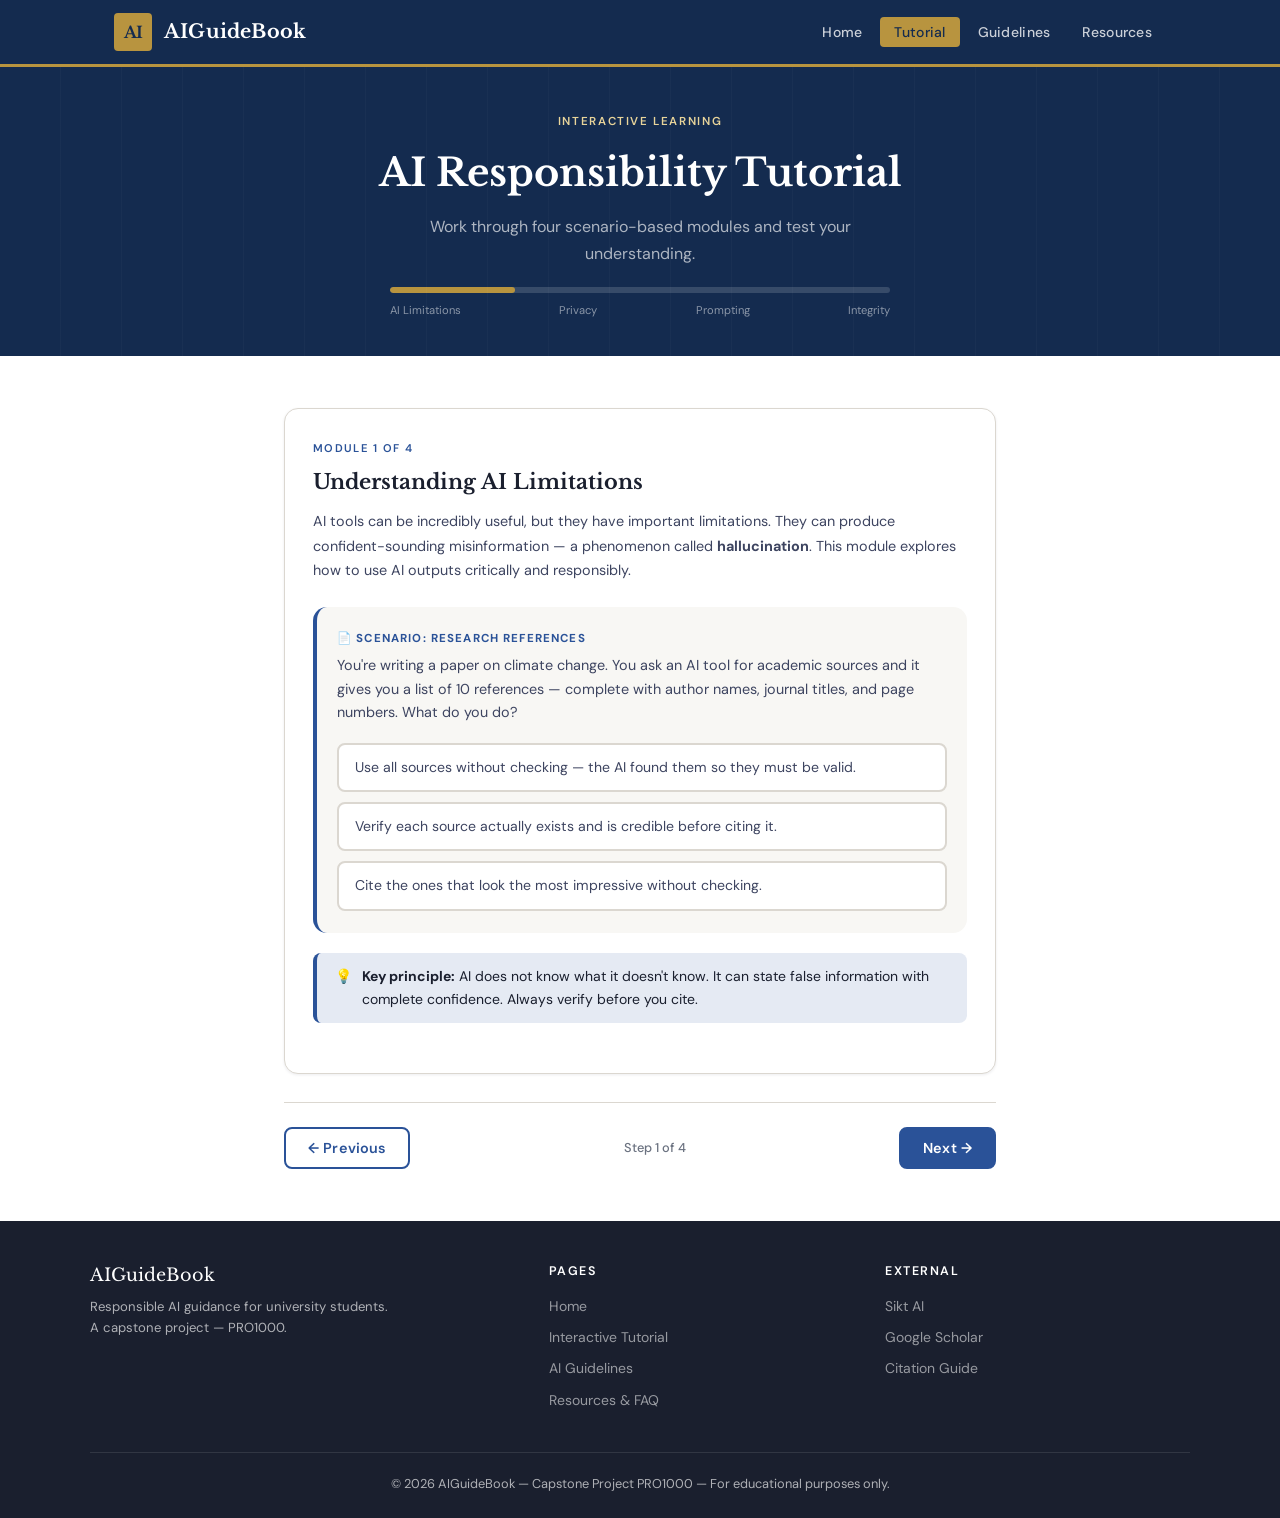
<file: pages/tutorial.html>
<!DOCTYPE html>
<html lang="en">
<head>
  <meta charset="UTF-8">
  <meta name="viewport" content="width=device-width, initial-scale=1.0">
  <title>Interactive Tutorial — AIGuideBook</title>
  <link rel="stylesheet" href="../styles/main.css">
  <link rel="stylesheet" href="../styles/components.css">
  <link rel="stylesheet" href="../styles/responsive.css">
</head>
<body>

<!-- ── Navigation ── -->
<nav class="site-nav" role="navigation" aria-label="Main navigation">
  <div class="nav-inner">
    <a href="../index.html" class="nav-brand" aria-label="AIGuideBook home">
      <div class="nav-brand__mark" aria-hidden="true">AI</div>
      <span class="nav-brand__name">AIGuideBook</span>
    </a>
    <button class="nav-toggle" aria-label="Toggle navigation" aria-expanded="false">
      <span></span><span></span><span></span>
    </button>
    <ul class="nav-links" role="list">
      <li><a href="../index.html">Home</a></li>
      <li><a href="tutorial.html">Tutorial</a></li>
      <li><a href="guidelines.html">Guidelines</a></li>
      <li><a href="resources.html">Resources</a></li>
    </ul>
  </div>
</nav>

<!-- ── Page Hero ── -->
<section class="page-hero tutorial-section" aria-labelledby="tutorial-title">
  <span class="page-hero__eyebrow">Interactive Learning</span>
  <h1 class="page-hero__title" id="tutorial-title">AI Responsibility Tutorial</h1>
  <p class="page-hero__sub">Work through four scenario-based modules and test your understanding.</p>
  <div class="progress-bar-wrap" role="progressbar" aria-label="Tutorial progress" aria-valuenow="25" aria-valuemin="0" aria-valuemax="100">
    <div class="progress-bar-fill" id="progress-fill" style="width:25%"></div>
  </div>
  <div class="progress-labels">
    <span>AI Limitations</span>
    <span>Privacy</span>
    <span>Prompting</span>
    <span>Integrity</span>
  </div>
</section>

<!-- ── Tutorial Content ── -->
<section class="section section--white">
  <div class="container--narrow">

    <!-- MODULE 1: AI Limitations -->
    <div class="tutorial-module active" id="module-1">
      <div class="module-card">
        <div class="module-card__label">Module 1 of 4</div>
        <h2 class="module-card__title">Understanding AI Limitations</h2>
        <p class="module-card__intro">
          AI tools can be incredibly useful, but they have important limitations. 
          They can produce confident-sounding misinformation — a phenomenon called <strong>hallucination</strong>.
          This module explores how to use AI outputs critically and responsibly.
        </p>

        <div class="scenario">
          <div class="scenario__label">📄 Scenario: Research References</div>
          <p class="scenario__text">
            You're writing a paper on climate change. You ask an AI tool for academic sources and it gives you
            a list of 10 references — complete with author names, journal titles, and page numbers.
            What do you do?
          </p>
          <div class="options">
            <button class="option-btn" data-correct="false">Use all sources without checking — the AI found them so they must be valid.</button>
            <button class="option-btn" data-correct="true">Verify each source actually exists and is credible before citing it.</button>
            <button class="option-btn" data-correct="false">Cite the ones that look the most impressive without checking.</button>
          </div>
          <div class="scenario-feedback"
               data-correct="AI tools frequently hallucinate references — they can produce author names, titles, and journals that don't actually exist. Always verify every source in an academic database like Google Scholar or your university library."
               data-incorrect="AI tools frequently hallucinate references. They can produce author names, titles, and journals that don't actually exist. Always verify sources independently using Google Scholar or your university library.">
          </div>
        </div>

        <div class="notice notice--info">
          <span>💡</span>
          <div><strong>Key principle:</strong> AI does not know what it doesn't know. It can state false information with complete confidence. Always verify before you cite.</div>
        </div>
      </div>
    </div>

    <!-- MODULE 2: Privacy -->
    <div class="tutorial-module" id="module-2">
      <div class="module-card">
        <div class="module-card__label">Module 2 of 4</div>
        <h2 class="module-card__title">Privacy & Data Protection</h2>
        <p class="module-card__intro">
          Protecting your personal information — and that of others — is crucial when using AI tools.
          What you share can be stored, reviewed, or used in ways you don't expect.
        </p>

        <div class="scenario">
          <div class="scenario__label">👥 Scenario: Study Group Help</div>
          <p class="scenario__text">
            You want to use AI to help plan a study group schedule. You need to include
            some participant details in your prompt to make it useful. What do you include?
          </p>
          <div class="options">
            <button class="option-btn" data-correct="false">Include everyone's full names, emails and phone numbers for accuracy.</button>
            <button class="option-btn" data-correct="true">Use generic identifiers like "Student A, Student B" and avoid real personal details.</button>
            <button class="option-btn" data-correct="false">Only share first names — that's safe enough.</button>
          </div>
          <div class="scenario-feedback"
               data-correct="Using generic identifiers protects your classmates' privacy. AI tools don't need real personal data to help you with scheduling or planning — generic placeholders work just as well."
               data-incorrect="Even first names can be personal data under GDPR. Use generic placeholders when possible. Real contact details should never be shared with AI tools.">
          </div>
        </div>

        <div class="notice notice--warn">
          <span>⚠️</span>
          <div><strong>Never share:</strong> full names, addresses, student IDs, passwords, financial data, or sensitive research data with AI tools.</div>
        </div>
      </div>
    </div>

    <!-- MODULE 3: Ethical Prompting -->
    <div class="tutorial-module" id="module-3">
      <div class="module-card">
        <div class="module-card__label">Module 3 of 4</div>
        <h2 class="module-card__title">Ethical Prompting</h2>
        <p class="module-card__intro">
          How you ask questions matters. Ethical prompting means asking for guidance
          and understanding — not outsourcing your thinking to the AI.
          The goal is to use AI as a tutor, not a ghostwriter.
        </p>

        <div class="scenario">
          <div class="scenario__label">✍️ Scenario: Essay Assignment</div>
          <p class="scenario__text">
            You have an essay due on the causes of World War I. You want to use AI to help.
            Which of these prompts is the most ethical and beneficial to your learning?
          </p>
          <div class="options">
            <button class="option-btn" data-correct="false">"Write me a 1500-word essay on the causes of World War I."</button>
            <button class="option-btn" data-correct="true">"Help me create an outline for an essay on the main causes of World War I."</button>
            <button class="option-btn" data-correct="false">"Give me a complete analysis I can use as the basis of my essay."</button>
          </div>
          <div class="scenario-feedback"
               data-correct="Asking for an outline keeps you in control of the thinking and the writing. You develop understanding — AI helps you structure it. This is ethical AI use."
               data-incorrect="Asking AI to write or provide a complete analysis bypasses your learning and likely violates academic integrity policies. Ask for structure and guidance instead.">
          </div>
        </div>

        <div class="notice notice--info">
          <span>💡</span>
          <div><strong>Good prompts</strong> ask for explanations, outlines, examples, and feedback on your own work. <strong>Poor prompts</strong> ask AI to do the work for you.</div>
        </div>
      </div>
    </div>

    <!-- MODULE 4: Academic Integrity -->
    <div class="tutorial-module" id="module-4">
      <div class="module-card">
        <div class="module-card__label">Module 4 of 4</div>
        <h2 class="module-card__title">Academic Integrity</h2>
        <p class="module-card__intro">
          Understanding the line between ethical AI assistance and academic dishonesty
          is essential for your success and credibility as a student.
        </p>

        <div class="scenario">
          <div class="scenario__label">📝 Scenario: Take-Home Exam</div>
          <p class="scenario__text">
            You have a take-home exam where the instructions say
            <em>"work must be your own."</em>
            You find a question you're unsure about. What is the ethical approach?
          </p>
          <div class="options">
            <button class="option-btn" data-correct="true">Use AI to explain concepts you don't understand, then write your answers in your own words.</button>
            <button class="option-btn" data-correct="false">Have AI generate an answer, then rephrase it before submitting.</button>
            <button class="option-btn" data-correct="false">Submit AI-generated answers — it's take-home, so AI use must be allowed.</button>
          </div>
          <div class="scenario-feedback"
               data-correct="Using AI to understand a concept, then expressing your understanding in your own words, is ethical. The thinking and expression remain yours — AI functions as a teacher."
               data-incorrect="'Work must be your own' means your thinking and writing — not AI's. Rephrasing AI output still constitutes academic dishonesty. If uncertain, ask your instructor before submitting.">
          </div>
        </div>

        <div class="notice notice--warn">
          <span>⚠️</span>
          <div><strong>When in doubt, ask your instructor</strong> before using AI on any assessed work. Policies vary by course and assignment.</div>
        </div>
      </div>
    </div>

    <!-- Controls -->
    <div class="module-controls">
      <button class="btn btn--outline" id="prev-btn" disabled>← Previous</button>
      <span class="module-controls__step">Step 1 of 4</span>
      <button class="btn btn--primary" id="next-btn">Next →</button>
      <button class="btn btn--gold hidden" id="complete-btn">Complete Tutorial ✓</button>
    </div>

    <!-- Completion -->
    <div id="completion-section" class="hidden" style="margin-top:32px;">
      <div class="completion-card">
        <div class="completion-card__icon">🎓</div>
        <h2 class="completion-card__title">Tutorial Complete!</h2>
        <div class="completion-card__score" id="completion-score">—</div>
        <p class="completion-card__sub">You've completed all four modules.</p>
        <ul class="key-points">
          <li>Always verify AI-generated information with credible sources.</li>
          <li>Never share personal or sensitive data with AI tools.</li>
          <li>Use AI to enhance your learning — not bypass it.</li>
          <li>Follow your institution's specific AI policies for each course.</li>
          <li>When in doubt, ask your instructor before using AI on assessed work.</li>
        </ul>
        <div style="display:flex;gap:12px;justify-content:center;flex-wrap:wrap;">
          <a href="../index.html" class="btn btn--outline">Back to Home</a>
          <a href="guidelines.html" class="btn btn--primary">Review Guidelines →</a>
        </div>
      </div>
    </div>

  </div>
</section>

<!-- ── Footer ── -->
<footer class="site-footer" role="contentinfo">
  <div class="footer-inner">
    <div class="footer-brand">
      <div class="footer-brand__name">AIGuideBook</div>
      <p class="footer-brand__tag">Responsible AI guidance for university students.<br>A capstone project — PRO1000.</p>
    </div>
    <div class="footer-col">
      <h4>Pages</h4>
      <a href="../index.html">Home</a>
      <a href="tutorial.html">Interactive Tutorial</a>
      <a href="guidelines.html">AI Guidelines</a>
      <a href="resources.html">Resources & FAQ</a>
    </div>
    <div class="footer-col">
      <h4>External</h4>
      <a href="https://ki.sikt.no/en" target="_blank" rel="noopener">Sikt AI</a>
      <a href="https://scholar.google.com" target="_blank" rel="noopener">Google Scholar</a>
      <a href="https://www.uio.no/english/studies/examinations/sources-citations/" target="_blank" rel="noopener">Citation Guide</a>
    </div>
  </div>
  <div class="footer-bottom">
    <p>© <span id="footer-year"></span> AIGuideBook &mdash; Capstone Project PRO1000 &mdash; For educational purposes only.</p>
  </div>
</footer>

<script src="../scripts/main.js"></script>
<script src="../scripts/tutorial.js"></script>
</body>
</html>
</file>
<file: styles/main.css>
/* =====================================================
   AIGuideBook — Main Stylesheet
   Aesthetic: Academic Precision / Refined Institutional
   ===================================================== */

@import url('https://fonts.googleapis.com/css2?family=Libre+Baskerville:ital,wght@0,400;0,700;1,400&family=DM+Sans:wght@300;400;500;600&display=swap');

/* ── CSS Variables ── */
:root {
  --ink:         #1a1f2e;
  --ink-soft:    #3d4460;
  --ink-muted:   #6b7280;
  --paper:       #f4f2ee;
  --paper-warm:  #ede9e3;
  --surface:     #ffffff;
  --surface-alt: #f8f7f4;
  --rule:        #dbd7d0;

  --accent:      #2a5298;
  --accent-mid:  #1e3d6e;
  --accent-dark: #142b4f;
  --accent-glow: rgba(42, 82, 152, 0.12);

  --gold:        #b8943f;
  --gold-light:  #e8d49a;

  --success:     #2e7d52;
  --warning:     #b45309;
  --danger:      #b91c1c;

  --radius-sm:   4px;
  --radius:      8px;
  --radius-lg:   14px;

  --shadow-sm:   0 1px 3px rgba(26,31,46,0.08);
  --shadow:      0 4px 16px rgba(26,31,46,0.10);
  --shadow-lg:   0 12px 40px rgba(26,31,46,0.14);

  --transition:  all 0.22s cubic-bezier(0.4,0,0.2,1);
  --font-serif:  'Libre Baskerville', Georgia, serif;
  --font-sans:   'DM Sans', system-ui, sans-serif;
}

/* ── Reset ── */
*, *::before, *::after { box-sizing: border-box; margin: 0; padding: 0; }
html { scroll-behavior: smooth; font-size: 16px; }
body {
  font-family: var(--font-sans);
  background: var(--paper);
  color: var(--ink);
  line-height: 1.65;
  min-height: 100vh;
  display: flex;
  flex-direction: column;
}
img, svg { display: block; max-width: 100%; }
a { color: var(--accent); text-decoration: none; transition: var(--transition); }
a:hover { color: var(--accent-mid); }
ul { list-style: none; }
button { font-family: var(--font-sans); cursor: pointer; border: none; background: none; }

/* ── Container ── */
.container {
  max-width: 1100px;
  margin: 0 auto;
  padding: 0 24px;
}
.container--narrow { max-width: 760px; margin: 0 auto; padding: 0 24px; }

/* ── Navigation ── */
.site-nav {
  background: var(--accent-dark);
  position: sticky;
  top: 0;
  z-index: 1000;
  border-bottom: 3px solid var(--gold);
}
.nav-inner {
  display: flex;
  align-items: center;
  justify-content: space-between;
  height: 64px;
  padding: 0 24px;
  max-width: 1100px;
  margin: 0 auto;
}
.nav-brand {
  display: flex;
  align-items: center;
  gap: 12px;
  text-decoration: none;
}
.nav-brand__mark {
  width: 38px;
  height: 38px;
  background: var(--gold);
  border-radius: var(--radius-sm);
  display: flex;
  align-items: center;
  justify-content: center;
  font-family: var(--font-serif);
  font-weight: 700;
  font-size: 1rem;
  color: var(--accent-dark);
  letter-spacing: -0.5px;
  flex-shrink: 0;
}
.nav-brand__name {
  font-family: var(--font-serif);
  font-size: 1.2rem;
  color: #fff;
  font-weight: 700;
  letter-spacing: 0.01em;
}
.nav-links {
  display: flex;
  align-items: center;
  gap: 4px;
}
.nav-links a {
  color: rgba(255,255,255,0.78);
  font-size: 0.875rem;
  font-weight: 500;
  padding: 6px 14px;
  border-radius: var(--radius-sm);
  transition: var(--transition);
  letter-spacing: 0.02em;
}
.nav-links a:hover,
.nav-links a.active {
  color: #fff;
  background: rgba(255,255,255,0.12);
}
.nav-links a.active {
  background: var(--gold);
  color: var(--accent-dark);
}
.nav-toggle {
  display: none;
  flex-direction: column;
  gap: 5px;
  padding: 6px;
  cursor: pointer;
}
.nav-toggle span {
  display: block;
  width: 22px;
  height: 2px;
  background: #fff;
  border-radius: 2px;
  transition: var(--transition);
}

/* ── Page Hero (inner pages) ── */
.page-hero {
  background: var(--accent-dark);
  padding: 40px 24px 36px;
  text-align: center;
  position: relative;
  overflow: hidden;
}
.page-hero::before {
  content: '';
  position: absolute;
  inset: 0;
  background: repeating-linear-gradient(
    90deg,
    transparent,
    transparent 60px,
    rgba(255,255,255,0.025) 60px,
    rgba(255,255,255,0.025) 61px
  );
  pointer-events: none;
}
.page-hero__eyebrow {
  display: inline-block;
  font-size: 0.72rem;
  font-weight: 600;
  letter-spacing: 0.14em;
  text-transform: uppercase;
  color: var(--gold-light);
  margin-bottom: 10px;
}
.page-hero__title {
  font-family: var(--font-serif);
  font-size: clamp(1.6rem, 3.5vw, 2.4rem);
  color: #fff;
  margin-bottom: 10px;
  font-weight: 700;
}
.page-hero__sub {
  color: rgba(255,255,255,0.65);
  font-size: 1rem;
  max-width: 500px;
  margin: 0 auto;
}

/* ── Section Spacing ── */
.section { padding: 52px 0; }
.section--alt { background: var(--surface-alt); }
.section--white { background: var(--surface); }
.section__label {
  font-size: 0.72rem;
  font-weight: 600;
  letter-spacing: 0.13em;
  text-transform: uppercase;
  color: var(--accent);
  margin-bottom: 8px;
}
.section__title {
  font-family: var(--font-serif);
  font-size: clamp(1.4rem, 3vw, 1.9rem);
  color: var(--ink);
  margin-bottom: 12px;
  line-height: 1.25;
}
.section__lead {
  color: var(--ink-soft);
  font-size: 1rem;
  max-width: 560px;
  margin-bottom: 36px;
}

/* ── Card Grid ── */
.card-grid {
  display: grid;
  grid-template-columns: repeat(auto-fit, minmax(240px, 1fr));
  gap: 20px;
  margin-top: 28px;
}
.card {
  background: var(--surface);
  border-radius: var(--radius-lg);
  padding: 24px 22px;
  box-shadow: var(--shadow-sm);
  border: 1px solid var(--rule);
  transition: var(--transition);
}
/*.card:hover {
  box-shadow: var(--shadow);
  transform: translateY(-2px);
  border-color: var(--accent);
}*/
.card__icon {
  width: 44px;
  height: 44px;
  background: var(--accent-glow);
  border-radius: var(--radius);
  display: flex;
  align-items: center;
  justify-content: center;
  font-size: 1.4rem;
  margin-bottom: 14px;
}
.card__title {
  font-family: var(--font-serif);
  font-size: 1rem;
  font-weight: 700;
  color: var(--ink);
  margin-bottom: 8px;
}
.card__text {
  font-size: 0.875rem;
  color: var(--ink-soft);
  line-height: 1.6;
}

/* ── Buttons ── */
.btn {
  display: inline-flex;
  align-items: center;
  gap: 8px;
  padding: 10px 22px;
  border-radius: var(--radius);
  font-size: 0.9rem;
  font-weight: 600;
  letter-spacing: 0.01em;
  transition: var(--transition);
  cursor: pointer;
}
.btn--primary {
  background: var(--accent);
  color: #fff;
  border: 2px solid var(--accent);
}
.btn--primary:hover {
  background: var(--accent-mid);
  border-color: var(--accent-mid);
  color: #fff;
  transform: translateY(-1px);
  box-shadow: 0 4px 14px rgba(42,82,152,0.3);
}
.btn--outline {
  background: transparent;
  color: var(--accent);
  border: 2px solid var(--accent);
}
.btn--outline:hover {
  background: var(--accent);
  color: #fff;
}
.btn--gold {
  background: var(--gold);
  color: var(--accent-dark);
  border: 2px solid var(--gold);
  font-weight: 700;
}
.btn--gold:hover {
  background: #9e7c30;
  border-color: #9e7c30;
  color: #fff;
  transform: translateY(-1px);
}
.btn--sm {
  padding: 7px 16px;
  font-size: 0.82rem;
}
.btn--lg {
  padding: 14px 30px;
  font-size: 1rem;
}

/* ── Tag / Badge ── */
.badge {
  display: inline-block;
  padding: 3px 10px;
  border-radius: 99px;
  font-size: 0.72rem;
  font-weight: 600;
  letter-spacing: 0.06em;
  text-transform: uppercase;
}
.badge--blue  { background: var(--accent-glow); color: var(--accent); }
.badge--gold  { background: rgba(184,148,63,0.15); color: var(--gold); }
.badge--green { background: rgba(46,125,82,0.12); color: var(--success); }
.badge--red   { background: rgba(185,28,28,0.1); color: var(--danger); }

/* ── Divider ── */
.rule {
  border: none;
  border-top: 1px solid var(--rule);
  margin: 32px 0;
}

/* ── Inline Icon Text ── */
.icon-text {
  display: flex;
  align-items: flex-start;
  gap: 10px;
  margin-bottom: 12px;
}
.icon-text__icon { font-size: 1.1rem; margin-top: 2px; flex-shrink: 0; }
.icon-text__body { font-size: 0.9rem; color: var(--ink-soft); }
.icon-text__body strong { color: var(--ink); }

/* ── Notification Banner ── */
.notice {
  padding: 12px 18px;
  border-radius: var(--radius);
  font-size: 0.875rem;
  display: flex;
  gap: 10px;
  align-items: flex-start;
  margin-bottom: 20px;
}
.notice--info { background: var(--accent-glow); border-left: 4px solid var(--accent); color: var(--ink); }
.notice--warn { background: rgba(180,83,9,0.08); border-left: 4px solid var(--warning); color: var(--ink); }

/* ── Footer ── */
.site-footer {
  background: var(--ink);
  color: rgba(255,255,255,0.65);
  padding: 40px 24px 24px;
  margin-top: auto;
}
.footer-inner {
  display: grid;
  grid-template-columns: 1.4fr 1fr 1fr;
  gap: 32px;
  max-width: 1100px;
  margin: 0 auto 32px;
}
.footer-brand__name {
  font-family: var(--font-serif);
  color: #fff;
  font-size: 1.1rem;
  margin-bottom: 6px;
}
.footer-brand__tag { font-size: 0.82rem; line-height: 1.6; }
.footer-col h4 {
  color: #fff;
  font-size: 0.78rem;
  letter-spacing: 0.12em;
  text-transform: uppercase;
  font-weight: 600;
  margin-bottom: 14px;
}
.footer-col a {
  display: block;
  color: rgba(255,255,255,0.55);
  font-size: 0.875rem;
  margin-bottom: 8px;
  transition: var(--transition);
}
.footer-col a:hover { color: #fff; }
.footer-bottom {
  border-top: 1px solid rgba(255,255,255,0.1);
  padding-top: 20px;
  text-align: center;
  font-size: 0.8rem;
  max-width: 1100px;
  margin: 0 auto;
}

/* ── Utility ── */
.text-center { text-align: center; }
.mt-4 { margin-top: 16px; }
.mt-8 { margin-top: 32px; }
.mb-4 { margin-bottom: 16px; }
.hidden { display: none !important; }
.sr-only {
  position: absolute; width: 1px; height: 1px;
  padding: 0; margin: -1px; overflow: hidden;
  clip: rect(0,0,0,0); border: 0;
}
</file>
<file: styles/components.css>
/* =====================================================
   AIGuideBook — Components Stylesheet
   Page-specific and reusable component styles
   ===================================================== */

/* ── HOME: Hero ── */
.hero {
  background: var(--accent-dark);
  padding: 64px 24px 56px;
  position: relative;
  overflow: hidden;
}
.hero::before {
  content: '';
  position: absolute;
  inset: 0;
  background:
    radial-gradient(ellipse 60% 80% at 80% 50%, rgba(42,82,152,0.35) 0%, transparent 70%),
    repeating-linear-gradient(
      90deg,
      transparent,
      transparent 60px,
      rgba(255,255,255,0.025) 60px,
      rgba(255,255,255,0.025) 61px
    );
  pointer-events: none;
}
.hero__inner {
  max-width: 1100px;
  margin: 0 auto;
  display: grid;
  grid-template-columns: 1fr 1fr;
  align-items: center;
  gap: 48px;
  position: relative;
}
.hero__eyebrow {
  display: inline-block;
  font-size: 0.72rem;
  font-weight: 600;
  letter-spacing: 0.14em;
  text-transform: uppercase;
  color: var(--gold-light);
  margin-bottom: 14px;
  padding: 4px 10px;
  background: rgba(184,148,63,0.15);
  border-radius: 99px;
  border: 1px solid rgba(184,148,63,0.3);
}
.hero__title {
  font-family: var(--font-serif);
  font-size: clamp(2rem, 4vw, 3rem);
  color: #fff;
  line-height: 1.15;
  margin-bottom: 18px;
  font-weight: 700;
}
.hero__title em {
  font-style: italic;
  color: var(--gold-light);
}
.hero__desc {
  color: rgba(255,255,255,0.72);
  font-size: 1.05rem;
  line-height: 1.7;
  margin-bottom: 28px;
  max-width: 440px;
}
.hero__actions {
  display: flex;
  gap: 12px;
  flex-wrap: wrap;
}
.hero__visual {
  display: flex;
  flex-direction: column;
  gap: 12px;
}
.hero-stat-card {
  background: rgba(255,255,255,0.07);
  border: 1px solid rgba(255,255,255,0.12);
  border-radius: var(--radius-lg);
  padding: 18px 20px;
  display: flex;
  align-items: center;
  gap: 14px;
  backdrop-filter: blur(4px);
  transition: var(--transition);
}
/*.hero-stat-card:hover {
  background: rgba(255,255,255,0.11);
  border-color: rgba(255,255,255,0.2);
}*/
.hero-stat-card__icon {
  font-size: 1.6rem;
  width: 44px;
  height: 44px;
  display: flex;
  align-items: center;
  justify-content: center;
  background: rgba(255,255,255,0.08);
  border-radius: var(--radius);
  flex-shrink: 0;
}
.hero-stat-card__label {
  font-size: 0.75rem;
  color: rgba(255,255,255,0.5);
  letter-spacing: 0.04em;
  text-transform: uppercase;
  margin-bottom: 2px;
}
.hero-stat-card__value {
  font-size: 0.95rem;
  font-weight: 600;
  color: #fff;
}

/* ── HOME: Quick Links ── */
.quick-links {
  display: grid;
  grid-template-columns: repeat(4, 1fr);
  gap: 16px;
  margin-top: 32px;
}
.quick-link {
  background: var(--surface);
  border: 1px solid var(--rule);
  border-radius: var(--radius-lg);
  padding: 22px 18px;
  text-align: center;
  text-decoration: none;
  display: block;
  transition: var(--transition);
  position: relative;
  overflow: hidden;
}
.quick-link::after {
  content: '';
  position: absolute;
  bottom: 0;
  left: 0;
  right: 0;
  height: 3px;
  background: var(--accent);
  transform: scaleX(0);
  transition: var(--transition);
}
.quick-link:hover {
  border-color: var(--accent);
  box-shadow: var(--shadow);
  transform: translateY(-3px);
  color: inherit;
}
.quick-link:hover::after { transform: scaleX(1); }
.quick-link__icon { font-size: 1.8rem; margin-bottom: 10px; }
.quick-link__title {
  font-family: var(--font-serif);
  font-size: 0.95rem;
  font-weight: 700;
  color: var(--ink);
  margin-bottom: 5px;
}
.quick-link__desc { font-size: 0.8rem; color: var(--ink-muted); line-height: 1.5; }

/* ── HOME: Alert Banner (Sikt link) ── */
.sikt-banner {
  background: linear-gradient(135deg, var(--accent-dark), var(--accent-mid));
  border-radius: var(--radius-lg);
  padding: 28px 32px;
  display: flex;
  align-items: center;
  justify-content: space-between;
  gap: 24px;
  flex-wrap: wrap;
  margin-top: 32px;
  border: 1px solid rgba(255,255,255,0.1);
}
.sikt-banner__text h3 {
  font-family: var(--font-serif);
  color: #fff;
  font-size: 1.1rem;
  margin-bottom: 4px;
}
.sikt-banner__text p {
  color: rgba(255,255,255,0.65);
  font-size: 0.875rem;
}

/* ── GUIDELINES: Dos & Don'ts ── */
.dos-donts {
  display: grid;
  grid-template-columns: 1fr 1fr;
  gap: 20px;
  margin: 24px 0;
}
.dos-donts__col {
  border-radius: var(--radius-lg);
  padding: 22px 20px;
}
.dos-donts__col--do {
  background: rgba(46,125,82,0.07);
  border: 1px solid rgba(46,125,82,0.25);
}
.dos-donts__col--dont {
  background: rgba(185,28,28,0.06);
  border: 1px solid rgba(185,28,28,0.2);
}
.dos-donts__col h3 {
  font-size: 0.8rem;
  letter-spacing: 0.1em;
  text-transform: uppercase;
  font-weight: 700;
  margin-bottom: 14px;
  display: flex;
  align-items: center;
  gap: 8px;
}
.dos-donts__col--do h3  { color: var(--success); }
.dos-donts__col--dont h3 { color: var(--danger); }
.dos-donts__list li {
  font-size: 0.875rem;
  color: var(--ink-soft);
  padding: 7px 0;
  border-bottom: 1px solid rgba(0,0,0,0.06);
  display: flex;
  align-items: flex-start;
  gap: 8px;
  line-height: 1.5;
}
.dos-donts__list li:last-child { border-bottom: none; }
.dos-donts__list li::before {
  font-size: 0.9rem;
  flex-shrink: 0;
  margin-top: 1px;
}
.dos-donts__col--do .dos-donts__list li::before { content: '✓'; color: var(--success); font-weight: 700; }
.dos-donts__col--dont .dos-donts__list li::before { content: '✗'; color: var(--danger); font-weight: 700; }

/* ── GUIDELINES: Checklist ── */
.checklist-card {
  background: var(--surface);
  border: 1px solid var(--rule);
  border-radius: var(--radius-lg);
  padding: 26px 24px;
  box-shadow: var(--shadow-sm);
}
.checklist-card h3 {
  font-family: var(--font-serif);
  font-size: 1.05rem;
  margin-bottom: 18px;
  color: var(--ink);
}
.checklist-item {
  display: flex;
  align-items: flex-start;
  gap: 12px;
  padding: 10px 0;
  border-bottom: 1px solid var(--rule);
  cursor: pointer;
  transition: var(--transition);
}
.checklist-item:last-of-type { border-bottom: none; }
.checklist-item:hover { background: var(--surface-alt); margin: 0 -8px; padding: 10px 8px; border-radius: var(--radius-sm); }
.checklist-item input[type="checkbox"] {
  width: 18px;
  height: 18px;
  accent-color: var(--accent);
  flex-shrink: 0;
  margin-top: 1px;
  cursor: pointer;
}
.checklist-item label {
  font-size: 0.9rem;
  color: var(--ink-soft);
  cursor: pointer;
  line-height: 1.5;
}
.checklist-item.checked label {
  color: var(--ink-muted);
  text-decoration: line-through;
}
.checklist-reset {
  margin-top: 16px;
  color: var(--ink-muted);
  font-size: 0.82rem;
  cursor: pointer;
  display: inline-flex;
  align-items: center;
  gap: 6px;
  border: none;
  background: none;
  transition: var(--transition);
}
.checklist-reset:hover { color: var(--accent); }

/* ── GUIDELINES: Accordion ── */
.accordion-item {
  border: 1px solid var(--rule);
  border-radius: var(--radius-lg);
  margin-bottom: 10px;
  overflow: hidden;
  transition: var(--transition);
}
.accordion-item.open { border-color: var(--accent); box-shadow: var(--shadow-sm); }
.accordion-trigger {
  width: 100%;
  display: flex;
  align-items: center;
  justify-content: space-between;
  padding: 16px 20px;
  background: var(--surface);
  text-align: left;
  cursor: pointer;
  font-size: 0.95rem;
  font-weight: 600;
  color: var(--ink);
  gap: 12px;
  transition: var(--transition);
}
.accordion-trigger:hover { background: var(--surface-alt); }
.accordion-item.open .accordion-trigger { background: var(--accent); color: #fff; }
.accordion-arrow {
  font-size: 0.75rem;
  transition: transform 0.25s ease;
  flex-shrink: 0;
}
.accordion-item.open .accordion-arrow { transform: rotate(180deg); }
.accordion-body {
  max-height: 0;
  overflow: hidden;
  transition: max-height 0.3s ease;
  background: var(--surface);
}
.accordion-body__inner {
  padding: 16px 20px 20px;
  font-size: 0.9rem;
  color: var(--ink-soft);
  line-height: 1.7;
  border-top: 1px solid var(--rule);
}

/* ── TUTORIAL: Progress ── */
.progress-bar-wrap {
  background: rgba(255,255,255,0.15);
  border-radius: 99px;
  height: 6px;
  margin: 20px auto 8px;
  max-width: 500px;
  overflow: hidden;
}
.progress-bar-fill {
  height: 100%;
  background: var(--gold);
  border-radius: 99px;
  transition: width 0.4s ease;
}
.progress-labels {
  display: flex;
  justify-content: space-between;
  max-width: 500px;
  margin: 0 auto;
  font-size: 0.7rem;
  color: rgba(255,255,255,0.5);
}

/* ── TUTORIAL: Module ── */
.tutorial-module { display: none; }
.tutorial-module.active { display: block; }

.module-card {
  background: var(--surface);
  border-radius: var(--radius-lg);
  padding: 30px 28px;
  box-shadow: var(--shadow-sm);
  border: 1px solid var(--rule);
  margin-bottom: 20px;
}
.module-card__label {
  font-size: 0.7rem;
  font-weight: 600;
  letter-spacing: 0.12em;
  text-transform: uppercase;
  color: var(--accent);
  margin-bottom: 8px;
}
.module-card__title {
  font-family: var(--font-serif);
  font-size: 1.3rem;
  color: var(--ink);
  margin-bottom: 10px;
}
.module-card__intro {
  color: var(--ink-soft);
  font-size: 0.9rem;
  margin-bottom: 24px;
  line-height: 1.7;
}

/* ── TUTORIAL: Scenario ── */
.scenario {
  background: var(--surface-alt);
  border-radius: var(--radius-lg);
  padding: 22px 20px;
  margin-bottom: 20px;
  border-left: 4px solid var(--accent);
}
.scenario__label {
  font-size: 0.72rem;
  font-weight: 700;
  letter-spacing: 0.1em;
  text-transform: uppercase;
  color: var(--accent);
  margin-bottom: 6px;
}
.scenario__text {
  font-size: 0.9rem;
  color: var(--ink-soft);
  margin-bottom: 18px;
  line-height: 1.65;
}
.options { display: flex; flex-direction: column; gap: 10px; }
.option-btn {
  width: 100%;
  text-align: left;
  padding: 12px 16px;
  border: 2px solid var(--rule);
  border-radius: var(--radius);
  background: var(--surface);
  font-size: 0.88rem;
  color: var(--ink-soft);
  cursor: pointer;
  transition: var(--transition);
  line-height: 1.5;
}
.option-btn:hover:not(:disabled) {
  border-color: var(--accent);
  background: var(--accent-glow);
  color: var(--ink);
}
.option-btn:disabled { cursor: default; }
.option-btn.correct {
  border-color: var(--success);
  background: rgba(46,125,82,0.08);
  color: var(--success);
  font-weight: 600;
}
.option-btn.incorrect {
  border-color: var(--danger);
  background: rgba(185,28,28,0.07);
  color: var(--danger);
}
.scenario-feedback {
  margin-top: 14px;
  padding: 12px 14px;
  border-radius: var(--radius);
  font-size: 0.875rem;
  line-height: 1.6;
  display: none;
}
.scenario-feedback.show { display: block; }
.scenario-feedback.correct {
  background: rgba(46,125,82,0.1);
  border-left: 4px solid var(--success);
  color: #1a4d32;
}
.scenario-feedback.incorrect {
  background: rgba(185,28,28,0.08);
  border-left: 4px solid var(--danger);
  color: #7f1d1d;
}

/* ── TUTORIAL: Nav Controls ── */
.module-controls {
  display: flex;
  justify-content: space-between;
  align-items: center;
  margin-top: 28px;
  padding-top: 24px;
  border-top: 1px solid var(--rule);
}
.module-controls__step {
  font-size: 0.8rem;
  color: var(--ink-muted);
  font-weight: 500;
}

/* ── TUTORIAL: Completion ── */
.completion-card {
  background: var(--surface);
  border-radius: var(--radius-lg);
  padding: 48px 32px;
  text-align: center;
  box-shadow: var(--shadow);
  border: 2px solid var(--success);
}
.completion-card__icon { font-size: 3.5rem; margin-bottom: 16px; }
.completion-card__title {
  font-family: var(--font-serif);
  font-size: 1.8rem;
  color: var(--ink);
  margin-bottom: 8px;
}
.completion-card__score {
  font-size: 3rem;
  font-weight: 700;
  color: var(--success);
  margin: 12px 0;
}
.completion-card__sub { color: var(--ink-soft); font-size: 0.95rem; margin-bottom: 28px; }
.key-points {
  background: var(--surface-alt);
  border-radius: var(--radius);
  padding: 20px 22px;
  text-align: left;
  margin: 20px 0 28px;
}
.key-points li {
  font-size: 0.875rem;
  color: var(--ink-soft);
  padding: 6px 0;
  border-bottom: 1px solid var(--rule);
  display: flex;
  gap: 8px;
  align-items: flex-start;
  line-height: 1.5;
}
.key-points li:last-child { border-bottom: none; }
.key-points li::before { content: '✓'; color: var(--success); font-weight: 700; flex-shrink: 0; }

/* ── RESOURCES: Resource Card ── */
.resource-card {
  background: var(--surface);
  border: 1px solid var(--rule);
  border-radius: var(--radius-lg);
  padding: 22px 20px;
  display: flex;
  flex-direction: column;
  transition: var(--transition);
  box-shadow: var(--shadow-sm);
}
.resource-card:hover {
  border-color: var(--accent);
  box-shadow: var(--shadow);
  transform: translateY(-2px);
}
.resource-card__icon { font-size: 2rem; margin-bottom: 12px; }
.resource-card__title {
  font-family: var(--font-serif);
  font-size: 1rem;
  font-weight: 700;
  color: var(--ink);
  margin-bottom: 6px;
}
.resource-card__desc {
  font-size: 0.85rem;
  color: var(--ink-soft);
  line-height: 1.6;
  flex: 1;
  margin-bottom: 16px;
}
.resource-card__links {
  display: flex;
  flex-wrap: wrap;
  gap: 6px;
  padding-top: 14px;
  border-top: 1px solid var(--rule);
}
.resource-link {
  display: inline-flex;
  align-items: center;
  gap: 4px;
  padding: 5px 12px;
  border-radius: 99px;
  background: var(--accent-glow);
  color: var(--accent);
  font-size: 0.78rem;
  font-weight: 600;
  text-decoration: none;
  transition: var(--transition);
  border: 1px solid rgba(42,82,152,0.15);
}
.resource-link:hover {
  background: var(--accent);
  color: #fff;
  border-color: var(--accent);
}

/* ── RESOURCES: FAQ ── */
.faq-section { margin-top: 16px; }
.faq-item {
  border: 1px solid var(--rule);
  border-radius: var(--radius-lg);
  margin-bottom: 10px;
  overflow: hidden;
}
.faq-item.open { border-color: var(--accent); }
.faq-question {
  width: 100%;
  display: flex;
  justify-content: space-between;
  align-items: center;
  padding: 15px 18px;
  background: var(--surface);
  cursor: pointer;
  font-size: 0.9rem;
  font-weight: 600;
  color: var(--ink);
  gap: 12px;
  text-align: left;
  border: none;
  transition: var(--transition);
}
.faq-question:hover { background: var(--surface-alt); }
.faq-item.open .faq-question { background: var(--accent); color: #fff; }
.faq-arrow { flex-shrink: 0; font-size: 0.7rem; transition: transform 0.25s ease; }
.faq-item.open .faq-arrow { transform: rotate(180deg); }
.faq-answer {
  max-height: 0;
  overflow: hidden;
  transition: max-height 0.32s ease;
}
.faq-answer__inner {
  padding: 14px 18px 18px;
  font-size: 0.875rem;
  color: var(--ink-soft);
  line-height: 1.7;
  border-top: 1px solid var(--rule);
}

/* ── Guideline Category Header ── */
.category-header {
  display: flex;
  align-items: center;
  gap: 14px;
  margin-bottom: 18px;
}
.category-header__icon {
  width: 48px;
  height: 48px;
  border-radius: var(--radius);
  background: var(--accent-glow);
  display: flex;
  align-items: center;
  justify-content: center;
  font-size: 1.4rem;
  flex-shrink: 0;
}
.category-header__title {
  font-family: var(--font-serif);
  font-size: 1.15rem;
  font-weight: 700;
  color: var(--ink);
}
.category-header__sub { font-size: 0.82rem; color: var(--ink-muted); }
</file>
<file: styles/responsive.css>
/* =====================================================
   AIGuideBook — Responsive Stylesheet
   ===================================================== */

/* ── Tablet ── */
@media (max-width: 960px) {
  .hero__inner { grid-template-columns: 1fr; gap: 36px; }
  .hero__visual { display: grid; grid-template-columns: 1fr 1fr; gap: 12px; }
  .quick-links { grid-template-columns: repeat(2, 1fr); }
  .footer-inner { grid-template-columns: 1fr 1fr; }
  .footer-inner > *:first-child { grid-column: 1 / -1; }
  .dos-donts { grid-template-columns: 1fr; }
}

/* ── Mobile ── */
@media (max-width: 640px) {
  .nav-links {
    display: none;
    flex-direction: column;
    position: absolute;
    top: 64px;
    left: 0;
    right: 0;
    background: var(--accent-dark);
    padding: 12px 16px 20px;
    gap: 4px;
    border-bottom: 3px solid var(--gold);
    z-index: 999;
  }
  .nav-links.open { display: flex; }
  .nav-links a { padding: 10px 14px; font-size: 0.95rem; }
  .nav-toggle { display: flex; }
  .site-nav { position: relative; }

  .hero { padding: 40px 20px 36px; }
  .hero__title { font-size: 1.7rem; }
  .hero__visual { grid-template-columns: 1fr; }
  .hero__actions { flex-direction: column; }
  .hero__actions .btn { width: 100%; justify-content: center; }

  .quick-links { grid-template-columns: 1fr 1fr; gap: 10px; }
  .quick-link { padding: 16px 12px; }
  .quick-link__icon { font-size: 1.4rem; }

  .sikt-banner { flex-direction: column; text-align: center; }

  .card-grid { grid-template-columns: 1fr; }

  .module-card { padding: 22px 16px; }

  .dos-donts { grid-template-columns: 1fr; }

  .footer-inner { grid-template-columns: 1fr; }

  .module-controls { flex-wrap: wrap; gap: 10px; }
  .module-controls__step { width: 100%; text-align: center; order: -1; }

  .section { padding: 36px 0; }

  .container, .container--narrow { padding: 0 16px; }
}

/* ── Large screens ── */
@media (min-width: 1200px) {
  .container { max-width: 1140px; }
}
</file>
